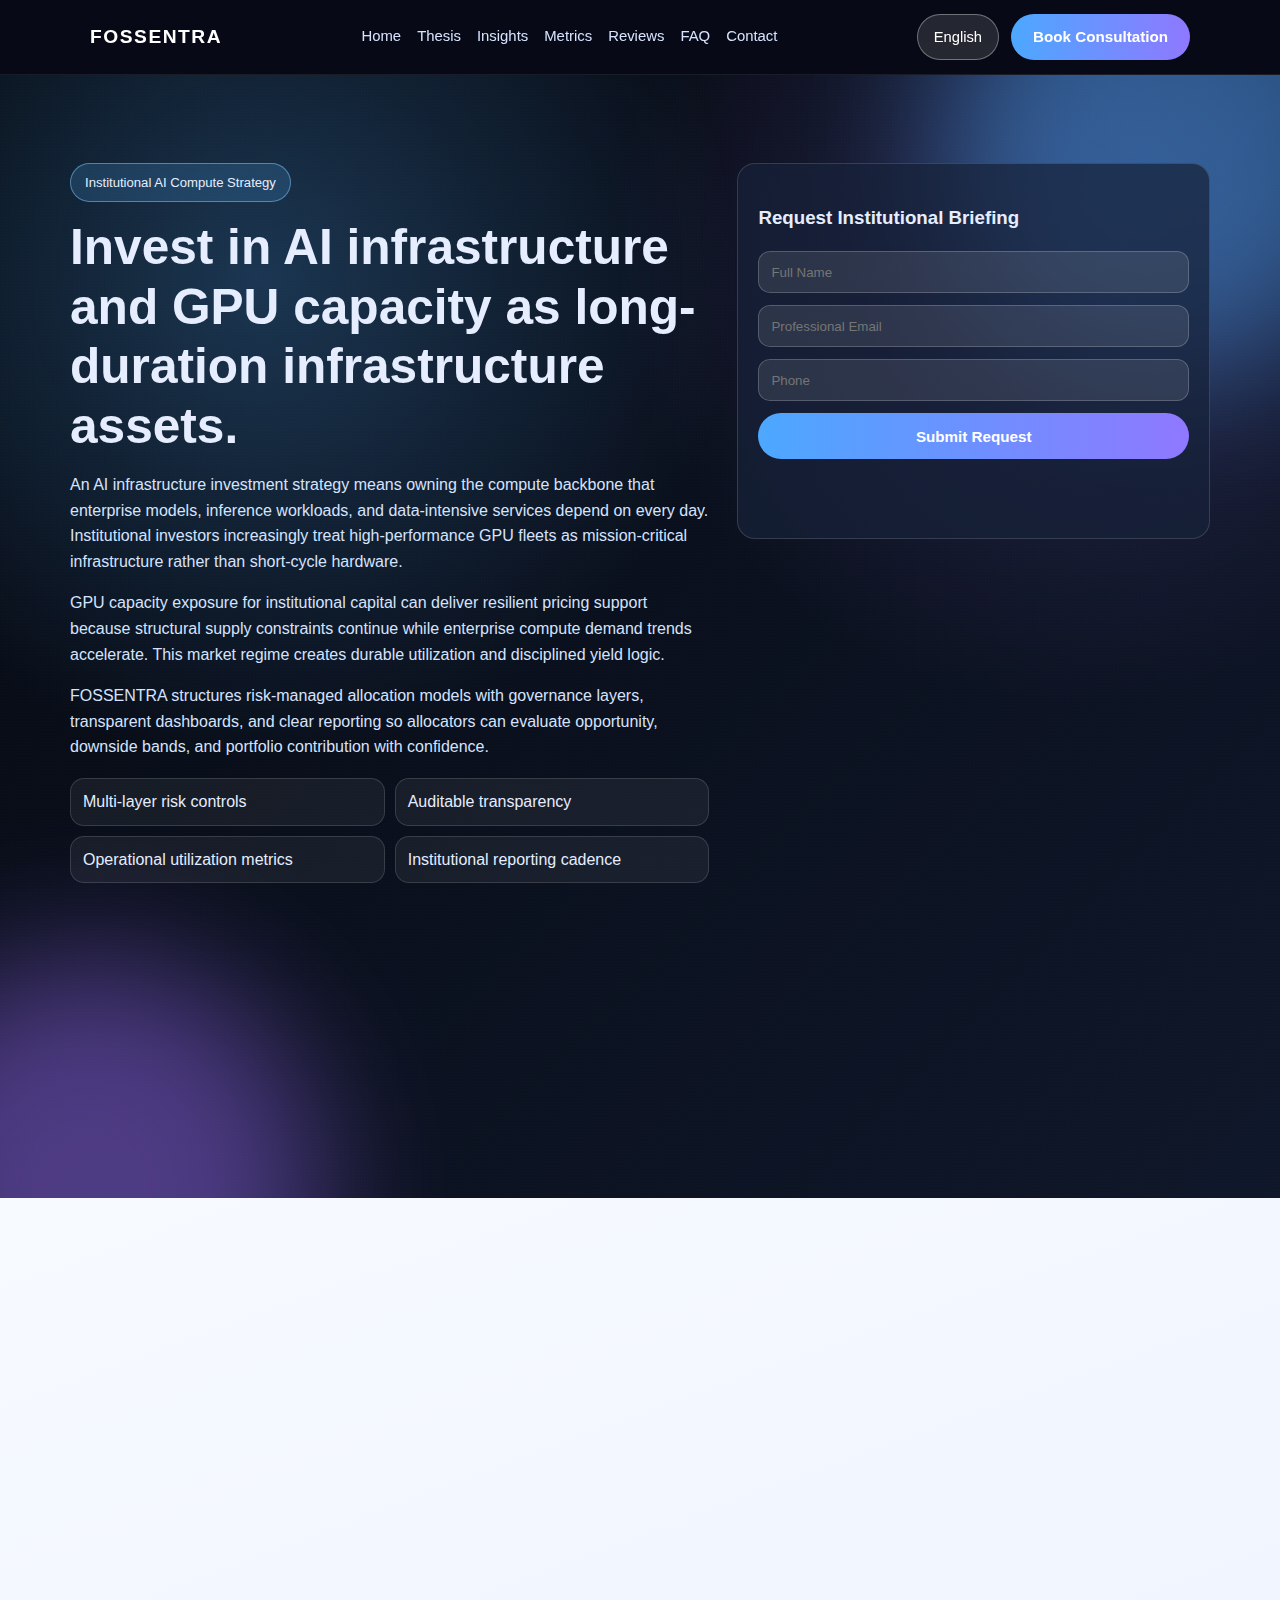
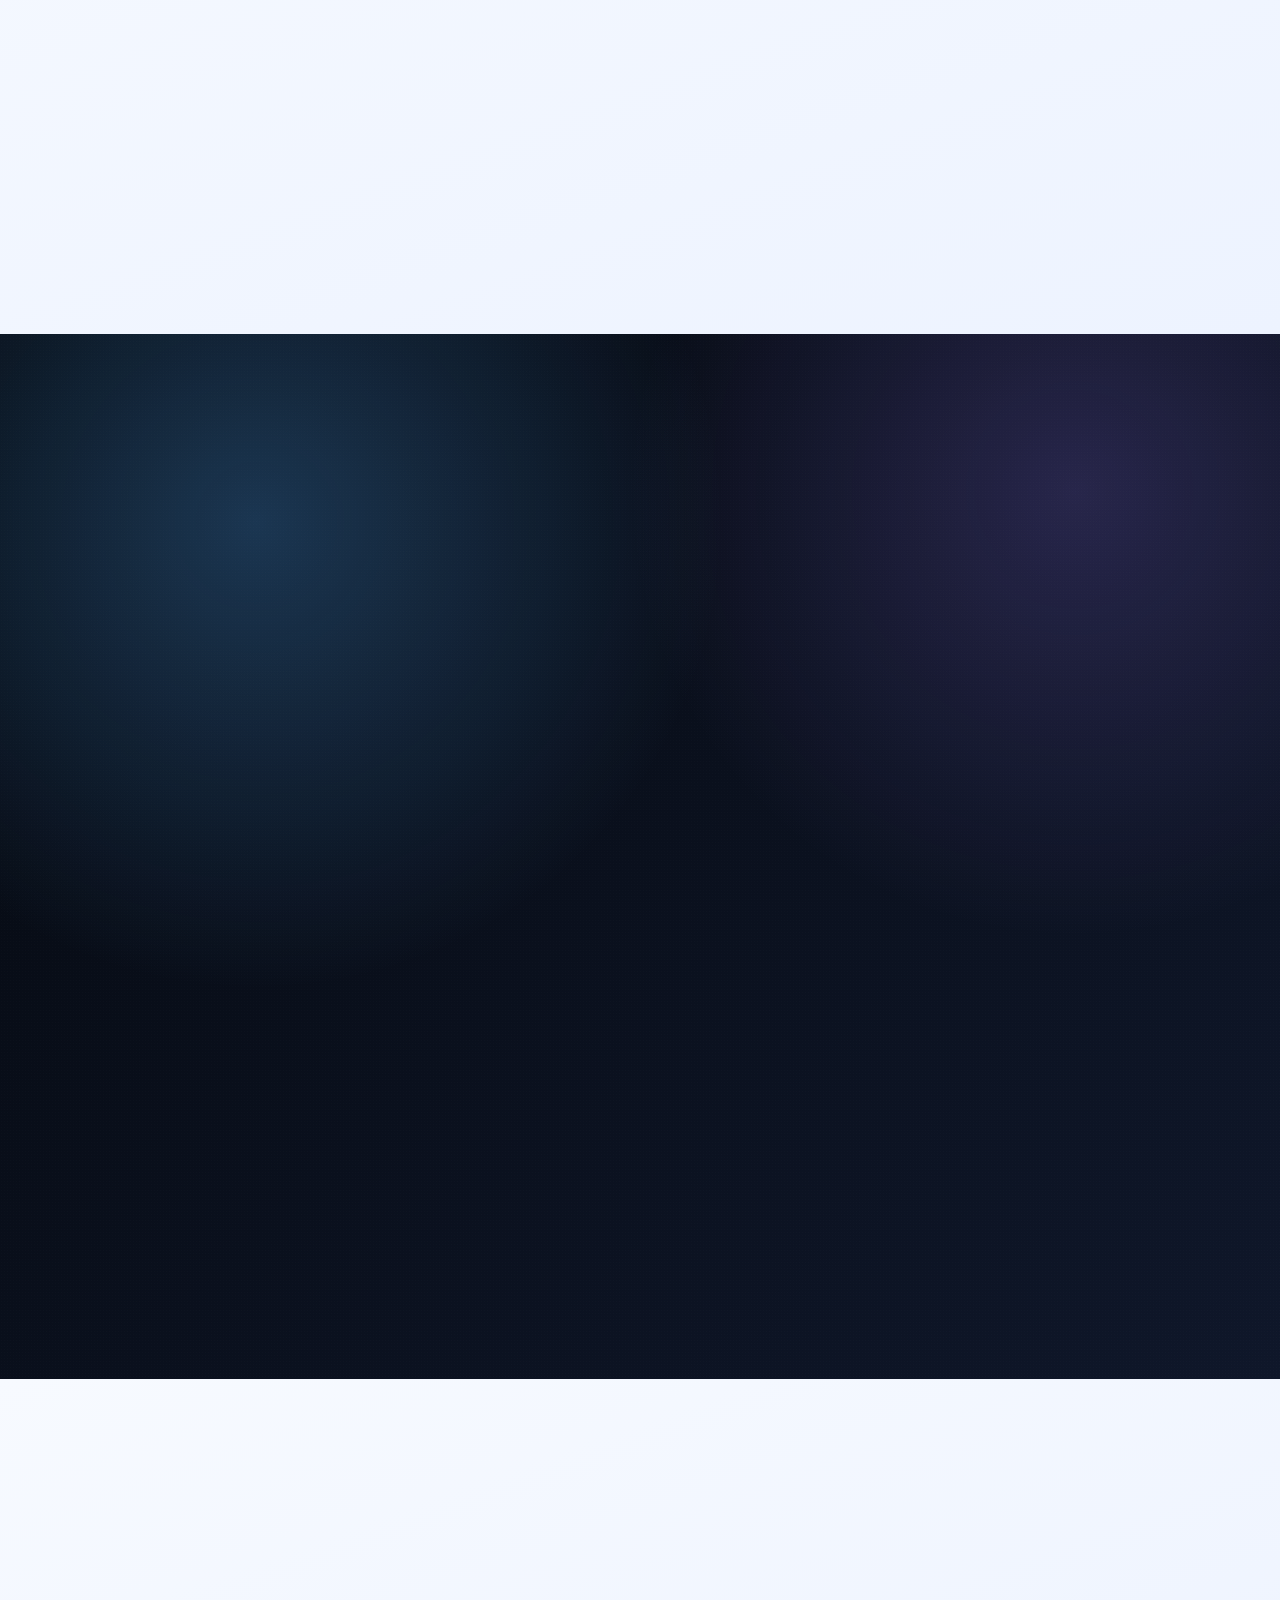
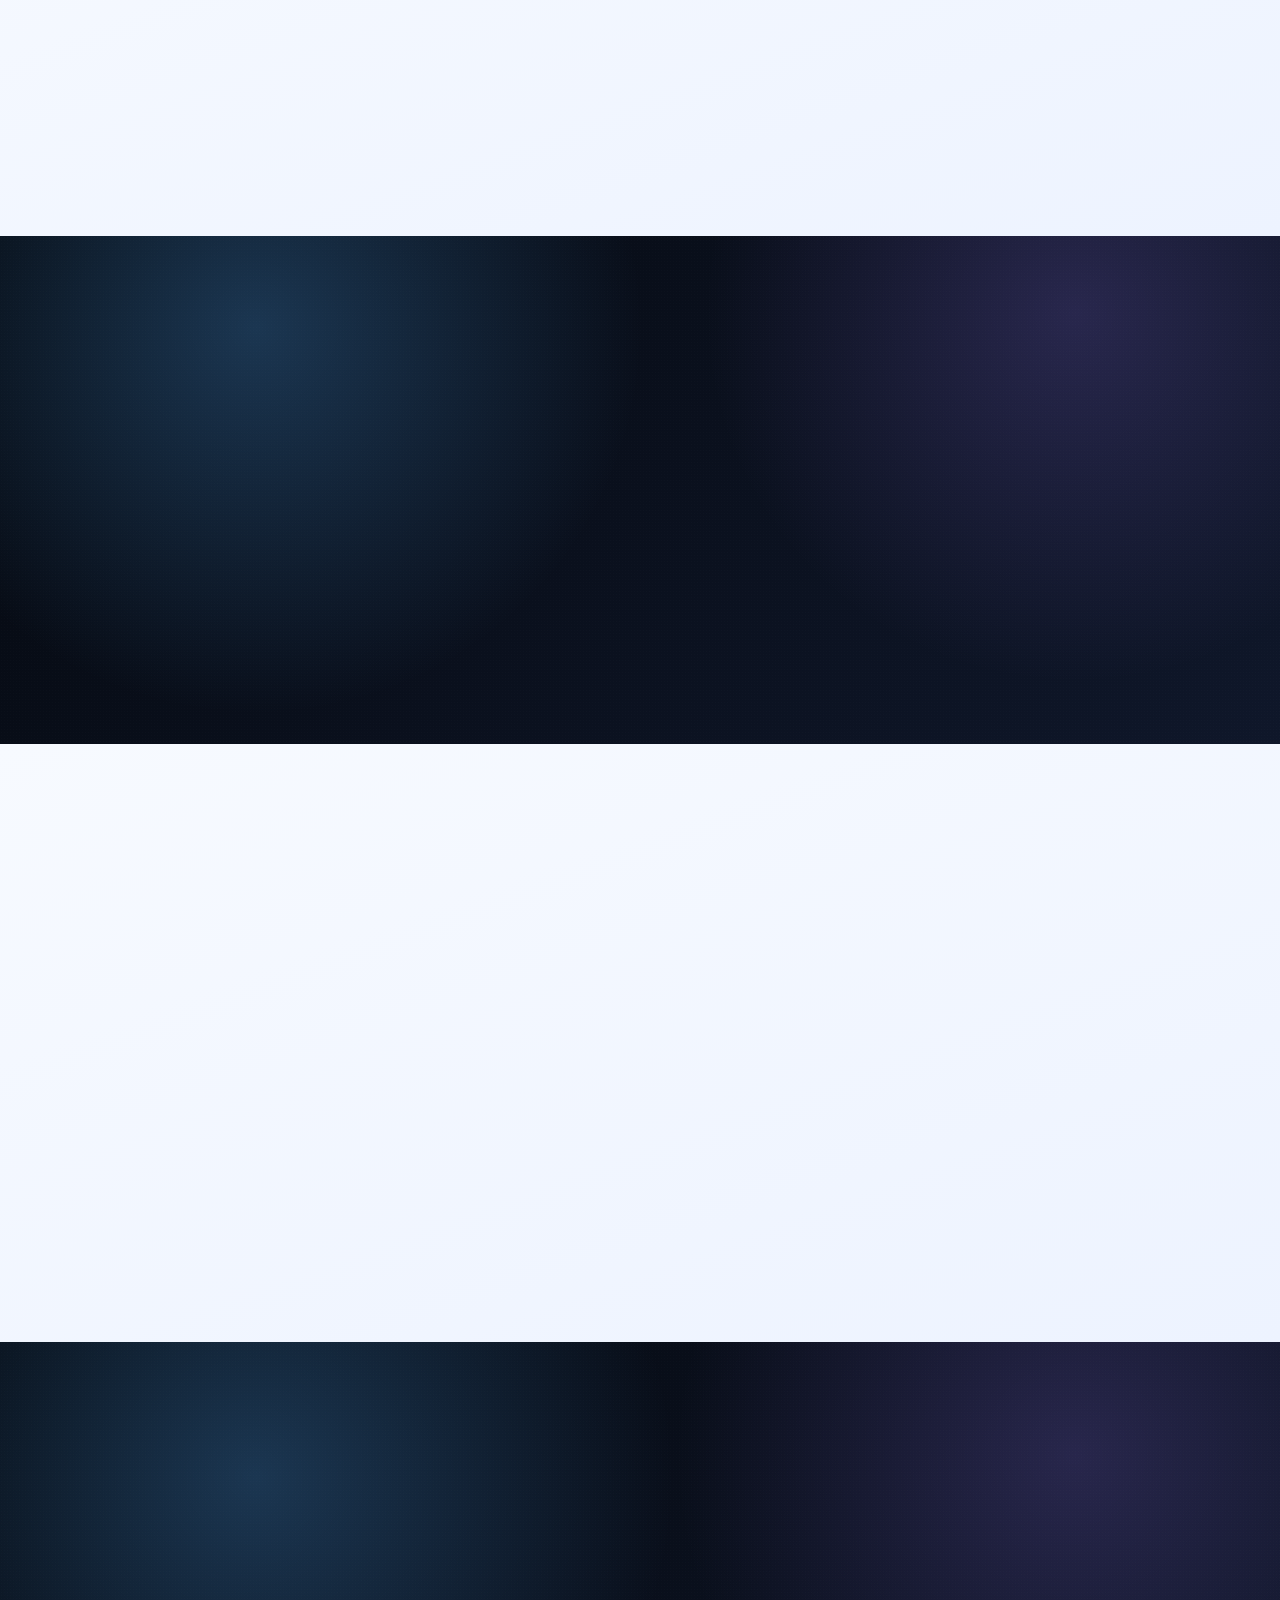
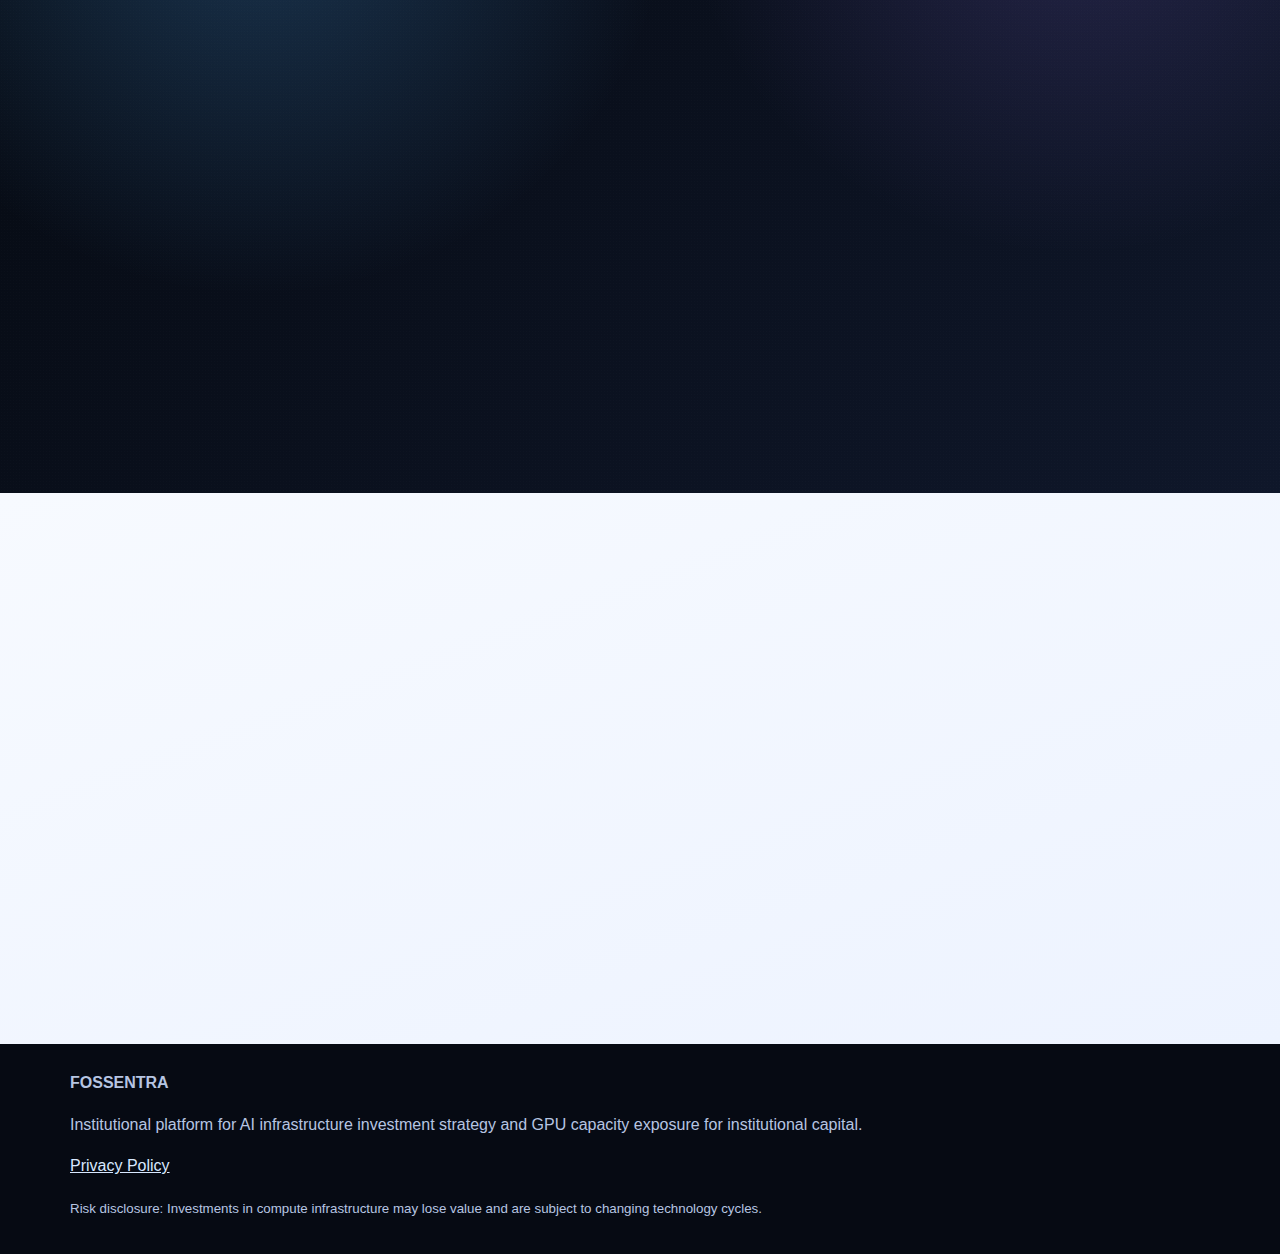
<file: index.html>
<!DOCTYPE html>
<html lang="en">
<head>
  <meta charset="UTF-8" />
  <meta name="viewport" content="width=device-width, initial-scale=1.0" />
  <meta name="description" content="FOSSENTRA delivers an AI infrastructure investment strategy with GPU capacity exposure for institutional capital through risk-managed allocation models and transparent reporting." />
  <title>FOSSENTRA | AI Infrastructure & GPU Capacity Investment</title>
  <link rel="stylesheet" href="assets/style.css" />
  <script defer src="assets/app.js"></script>
</head>
<body data-lang="en">
  <header>
    <div class="nav-row container">
      <a class="brand" href="#home">FOSSENTRA</a>
      <nav class="nav-links">
        <a href="#home">Home</a><a href="#thesis">Thesis</a><a href="#insights">Insights</a><a href="#metrics">Metrics</a><a href="#reviews">Reviews</a><a href="#faq">FAQ</a><a href="#contact">Contact</a>
      </nav>
      <div class="nav-actions">
        <div class="lang-switcher">
          <button class="lang-toggle" aria-expanded="false">English</button>
          <ul class="lang-menu"><li><a data-lang="en" href="#">English</a></li><li><a data-lang="de" href="#">Deutsch</a></li><li><a data-lang="fr" href="#">Français</a></li><li><a data-lang="es" href="#">Español</a></li><li><a data-lang="it" href="#">Italiano</a></li></ul>
        </div>
        <a class="cta-btn" href="#contact">Book Consultation</a>
      </div>
      <button class="burger-btn" aria-label="Open menu">☰</button>
    </div>
  </header>

  <div class="mobile-drawer"><div class="drawer-panel"><button class="drawer-close">✕</button><nav class="drawer-links"><a href="#home">Home</a><a href="#thesis">Thesis</a><a href="#insights">Insights</a><a href="#metrics">Metrics</a><a href="#reviews">Reviews</a><a href="#faq">FAQ</a><a href="#contact">Contact</a></nav><div class="lang-switcher"><button class="lang-toggle" aria-expanded="false">English</button><ul class="lang-menu"><li><a data-lang="en" href="#">English</a></li><li><a data-lang="de" href="#">Deutsch</a></li><li><a data-lang="fr" href="#">Français</a></li><li><a data-lang="es" href="#">Español</a></li><li><a data-lang="it" href="#">Italiano</a></li></ul></div><a class="cta-btn" href="#contact">Book Consultation</a></div></div>

  <main>
    <section id="home" class="section dark noise">
      <span class="stroke one"></span><span class="stroke two"></span>
      <div class="container hero-grid">
        <div class="reveal">
          <span class="badge">Institutional AI Compute Strategy</span>
          <h1>Invest in AI infrastructure and GPU capacity as long-duration infrastructure assets.</h1>
          <p class="lead">An AI infrastructure investment strategy means owning the compute backbone that enterprise models, inference workloads, and data-intensive services depend on every day. Institutional investors increasingly treat high-performance GPU fleets as mission-critical infrastructure rather than short-cycle hardware.</p>
          <p class="lead">GPU capacity exposure for institutional capital can deliver resilient pricing support because structural supply constraints continue while enterprise compute demand trends accelerate. This market regime creates durable utilization and disciplined yield logic.</p>
          <p class="lead">FOSSENTRA structures risk-managed allocation models with governance layers, transparent dashboards, and clear reporting so allocators can evaluate opportunity, downside bands, and portfolio contribution with confidence.</p>
          <ul class="trust-points">
            <li>Multi-layer risk controls</li><li>Auditable transparency</li><li>Operational utilization metrics</li><li>Institutional reporting cadence</li>
          </ul>
        </div>
        <div class="card reveal">
          <h3>Request Institutional Briefing</h3>
          <form class="lead-form form-grid" data-success="Request received. Our investment desk will contact you shortly." data-error="Please complete all fields with valid details.">
            <input name="name" placeholder="Full Name" required />
            <input name="email" type="email" placeholder="Professional Email" required />
            <input name="phone" placeholder="Phone" required />
            <button class="cta-btn" type="submit">Submit Request</button>
            <p class="form-message"></p>
          </form>
        </div>
      </div>
      <div class="container metrics-row">
        <article class="metric reveal"><strong data-counter-target="94" data-counter-suffix="%">0%</strong><p>Portfolio-level contracted utilization across core GPU clusters.</p></article>
        <article class="metric reveal"><strong data-counter-target="31" data-counter-suffix=" countries">0</strong><p>Cross-border institutional demand channels monitored by the platform.</p></article>
        <article class="metric reveal"><strong data-counter-target="42" data-counter-suffix=" months">0</strong><p>Average planning horizon for long-duration infrastructure assets.</p></article>
        <article class="metric reveal"><strong data-counter-target="18" data-counter-suffix=" governance KPIs">0</strong><p>Risk and operating controls tracked in monthly reporting.</p></article>
      </div>
    </section>

    <section id="thesis" class="section light noise">
      <div class="container">
        <h2 class="reveal">Why this market matters now</h2>
        <div class="grid-3">
          <article class="icon-card reveal"><div class="icon">📈</div><h3>Enterprise AI demand growth</h3><p>AI infrastructure investment strategy adoption is accelerating as enterprises shift mission workflows to model-driven operations.</p></article>
          <article class="icon-card reveal"><div class="icon">⛓️</div><h3>Structural GPU bottleneck</h3><p>Persistent supply constraints maintain scarcity and support premium contracts for dependable GPU capacity exposure.</p></article>
          <article class="icon-card reveal"><div class="icon">🏗️</div><h3>Compute as infrastructure asset</h3><p>Investors treat compute capacity like digital utilities with measurable utilization, contracted flows, and long-term relevance.</p></article>
          <article class="icon-card reveal"><div class="icon">⚡</div><h3>Energy efficiency moat</h3><p>Efficient architectures improve margin durability and strengthen risk-managed allocation models in volatile energy regimes.</p></article>
          <article class="icon-card reveal"><div class="icon">🌐</div><h3>Strategic data center deployment</h3><p>Geographic distribution supports resilience, compliance, and improved service-level consistency for institutional mandates.</p></article>
          <article class="icon-card reveal"><div class="icon">🔄</div><h3>Capital rotation into hardware</h3><p>Macro uncertainty pushes capital toward tangible, productive infrastructure with transparent metrics and governance.</p></article>
        </div>
      </div>
    </section>

    <section class="section dark noise">
      <div class="container">
        <h2 class="reveal">Allocation model</h2>
        <div class="timeline">
          <article class="timeline-step reveal"><h3>1. Market mapping & demand segmentation</h3><p>We model enterprise compute demand trends by workload, sector, and duration to estimate stable utilization corridors.</p></article>
          <article class="timeline-step reveal"><h3>2. Risk banding framework</h3><p>Assets are grouped by utilization certainty, pricing sensitivity, and operational concentration to define position-level risk bands.</p></article>
          <article class="timeline-step reveal"><h3>3. Allocation logic</h3><p>Capital is distributed across core and opportunistic GPU classes to maintain liquidity awareness while targeting yield consistency.</p></article>
          <article class="timeline-step reveal"><h3>4. Governance and monitoring</h3><p>Institutional risk control matrices monitor utilization variance, contract exposure, counterparties, and compliance signals.</p></article>
          <article class="timeline-step reveal"><h3>5. Reporting and rebalancing</h3><p>Monthly committees evaluate performance, downside regimes, and rebalancing triggers against long-duration policy objectives.</p></article>
        </div>
      </div>
    </section>

    <section id="metrics" class="section light noise">
      <div class="container">
        <h2 class="reveal">Live snapshot</h2>
        <div class="grid-3">
          <article class="snapshot-card reveal"><h3>H100/H200 class</h3><div class="bar"><div class="bar-fill" data-fill="92"></div></div><p><strong data-counter-target="92" data-counter-suffix="%">0%</strong> utilization reflects premium AI training demand and persistent scarcity pricing.</p></article>
          <article class="snapshot-card reveal"><h3>L40S/Ada class</h3><div class="bar"><div class="bar-fill" data-fill="87"></div></div><p><strong data-counter-target="87" data-counter-suffix="%">0%</strong> sustained deployment in inference-heavy enterprise stacks.</p></article>
          <article class="snapshot-card reveal"><h3>A100 class</h3><div class="bar"><div class="bar-fill" data-fill="79"></div></div><p><strong data-counter-target="79" data-counter-suffix="%">0%</strong> usage in mixed training and migration workloads.</p></article>
        </div>
      </div>
    </section>

    <section id="insights" class="section dark noise">
      <div class="container">
        <h2 class="reveal">Investor insights</h2>
        <div class="grid-4">
          <article class="insight reveal"><h3>AI compute demand doubling by 2028</h3><p>Forecast curves suggest continued expansion in enterprise model training and inference cycles.</p></article>
          <article class="insight reveal"><h3>GPU scarcity pricing power explained</h3><p>Supply bottlenecks support contract terms that protect return profiles under disciplined underwriting.</p></article>
          <article class="insight reveal"><h3>Institutional risk control matrix</h3><p>We tie governance metrics to operational realities to keep investment decisions evidence-led.</p></article>
          <article class="insight reveal"><h3>Energy cost optimization in clusters</h3><p>Energy-aware orchestration lowers volatility and supports long-term operating margins.</p></article>
        </div>
      </div>
    </section>

    <section id="reviews" class="section light noise"><div class="container"><h2 class="reveal">Investor reviews</h2><div class="grid-4"><article class="review reveal"><span class="initials">AL</span><h3>Alex Leone</h3><p>CIO, Milan</p><p class="verified">VERIFIED</p><p>“The transparency and monthly reporting cycle gave our committee clarity on GPU capacity exposure.”</p></article><article class="review reveal"><span class="initials">MR</span><h3>Marta Ruiz</h3><p>Portfolio Director, Madrid</p><p class="verified">VERIFIED</p><p>“FOSSENTRA translates technical AI infrastructure risk into an allocation language institutions understand.”</p></article><article class="review reveal"><span class="initials">JD</span><h3>Jonas Drexler</h3><p>Head of Alternatives, Berlin</p><p class="verified">VERIFIED</p><p>“Their risk-managed allocation models helped us define clear downside thresholds.”</p></article><article class="review reveal"><span class="initials">SC</span><h3>Sophie Clarke</h3><p>Managing Partner, London</p><p class="verified">VERIFIED</p><p>“A credible strategy for long-duration infrastructure assets tied to enterprise compute demand trends.”</p></article></div></div></section>

    <section id="faq" class="section dark noise"><div class="container"><h2 class="reveal">Frequently asked questions</h2><div class="faq-list">
      <article class="faq-item reveal"><button aria-expanded="false">How is liquidity managed in a GPU-focused strategy?</button><p>Liquidity planning combines contract duration ladders, reserve buffers, and staged deployment windows.</p></article>
      <article class="faq-item reveal"><button aria-expanded="false">Which risk regimes are stress tested?</button><p>We test utilization shocks, energy spikes, counterparty concentration, and hardware repricing scenarios.</p></article>
      <article class="faq-item reveal"><button aria-expanded="false">How often are metrics reported?</button><p>Core utilization, yield drivers, governance KPIs, and incident logs are issued in monthly institutional reports.</p></article>
      <article class="faq-item reveal"><button aria-expanded="false">How do you address governance requirements?</button><p>Our framework includes policy controls, approval workflows, audit trails, and role-based accountability.</p></article>
      <article class="faq-item reveal"><button aria-expanded="false">What defines the allocation model?</button><p>Position sizing reflects risk banding, expected utilization quality, and portfolio diversification mandates.</p></article>
      <article class="faq-item reveal"><button aria-expanded="false">How is pricing power sustained?</button><p>Scarcity in high-performance GPU classes and long-term demand from enterprise clients support pricing resilience.</p></article>
      <article class="faq-item reveal"><button aria-expanded="false">Do you track energy and carbon factors?</button><p>Yes, efficiency KPIs and region-level energy profiles are integrated into underwriting and monitoring.</p></article>
      <article class="faq-item reveal"><button aria-expanded="false">Who is this strategy for?</button><p>Primarily institutional investors seeking transparent exposure to AI infrastructure and compute-driven yield.</p></article>
    </div></div></section>

    <section id="contact" class="section light noise"><div class="container hero-grid"><div class="reveal"><h2>Position your portfolio for the AI compute cycle</h2><p>Secure a partner that connects enterprise compute demand trends with disciplined execution, transparent governance, and institutional-grade reporting. We help allocators enter GPU capacity markets with confidence, clarity, and risk discipline.</p><p><small>Disclaimer: AI and GPU infrastructure investments involve operational, market, regulatory, and liquidity risks. Past performance does not guarantee future outcomes.</small></p></div><div class="card reveal"><h3>Book your consultation</h3><form class="lead-form form-grid" data-success="Thank you. We will contact you with next steps." data-error="Please provide valid name, professional email, and phone number."><input name="name" placeholder="Full Name" required /><input name="email" type="email" placeholder="Professional Email" required /><input name="phone" placeholder="Phone" required /><button class="cta-btn" type="submit">Submit Request</button><p class="form-message"></p></form></div></div></section>
  </main>

  <footer><div class="container"><strong>FOSSENTRA</strong><p>Institutional platform for AI infrastructure investment strategy and GPU capacity exposure for institutional capital.</p><p><a href="#" class="privacy-open">Privacy Policy</a></p><small>Risk disclosure: Investments in compute infrastructure may lose value and are subject to changing technology cycles.</small></div></footer>

  <div class="privacy-modal"><div class="modal-box"><div class="modal-header"><h3>Privacy Policy</h3><button class="privacy-close">✕</button></div><div class="modal-body"><h4>Data collection</h4><p>We collect contact details, institutional profile information, communication records, and website interaction metadata submitted through forms and analytics tools.</p><h4>Purpose & legal basis</h4><p>Processing supports lead qualification, investor communication, regulatory compliance, and service improvement under legitimate interest, consent, and contractual necessity where applicable.</p><h4>Cookies & tracking</h4><p>We use essential and analytical cookies to measure engagement, improve content relevance, and monitor performance. You may adjust browser controls to limit tracking.</p><h4>Sharing with third parties</h4><p>Data may be shared with vetted service providers for hosting, CRM, compliance, and analytics under contractual safeguards and confidentiality obligations.</p><h4>Retention</h4><p>Information is retained for the period required to fulfill communication, compliance, and record-keeping requirements, then securely deleted or anonymized.</p><h4>Security</h4><p>We apply access controls, encryption in transit, audit logs, and periodic security reviews to protect data from unauthorized access, misuse, or loss.</p><h4>User rights</h4><p>Depending on your jurisdiction, you may request access, correction, deletion, portability, objection, or restriction of processing by contacting our team.</p><h4>International transfers</h4><p>Where cross-border transfer occurs, we rely on lawful transfer mechanisms and security standards designed to preserve your rights and data integrity.</p><h4>GPU/AI investment risk disclosure</h4><p>Content is for informational purposes only and does not constitute investment advice or an offer. AI and GPU infrastructure markets include technology, pricing, operational, governance, and liquidity risks. Institutional investors should perform independent due diligence and review legal, tax, and regulatory considerations before allocating capital.</p></div><div class="modal-actions"><button class="cta-btn privacy-close">Close</button></div></div></div>
</body>
</html>
</file>
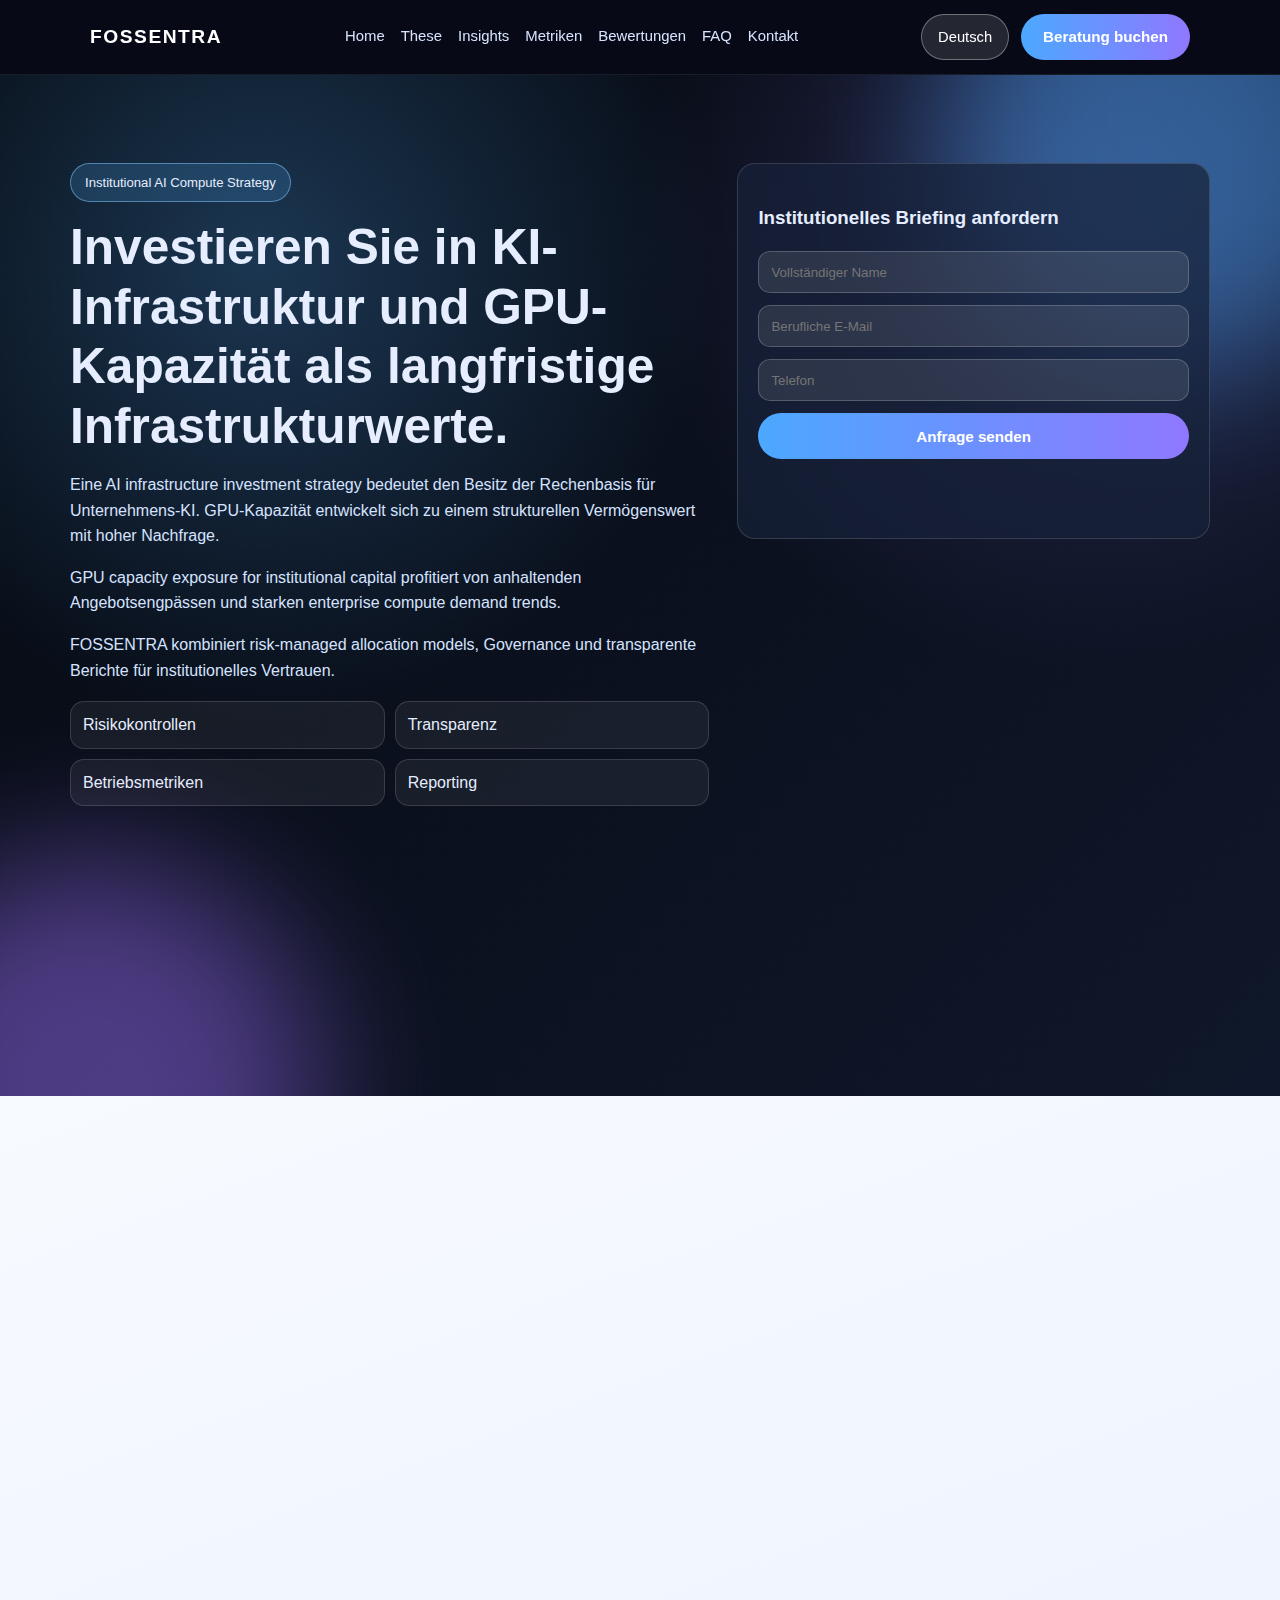
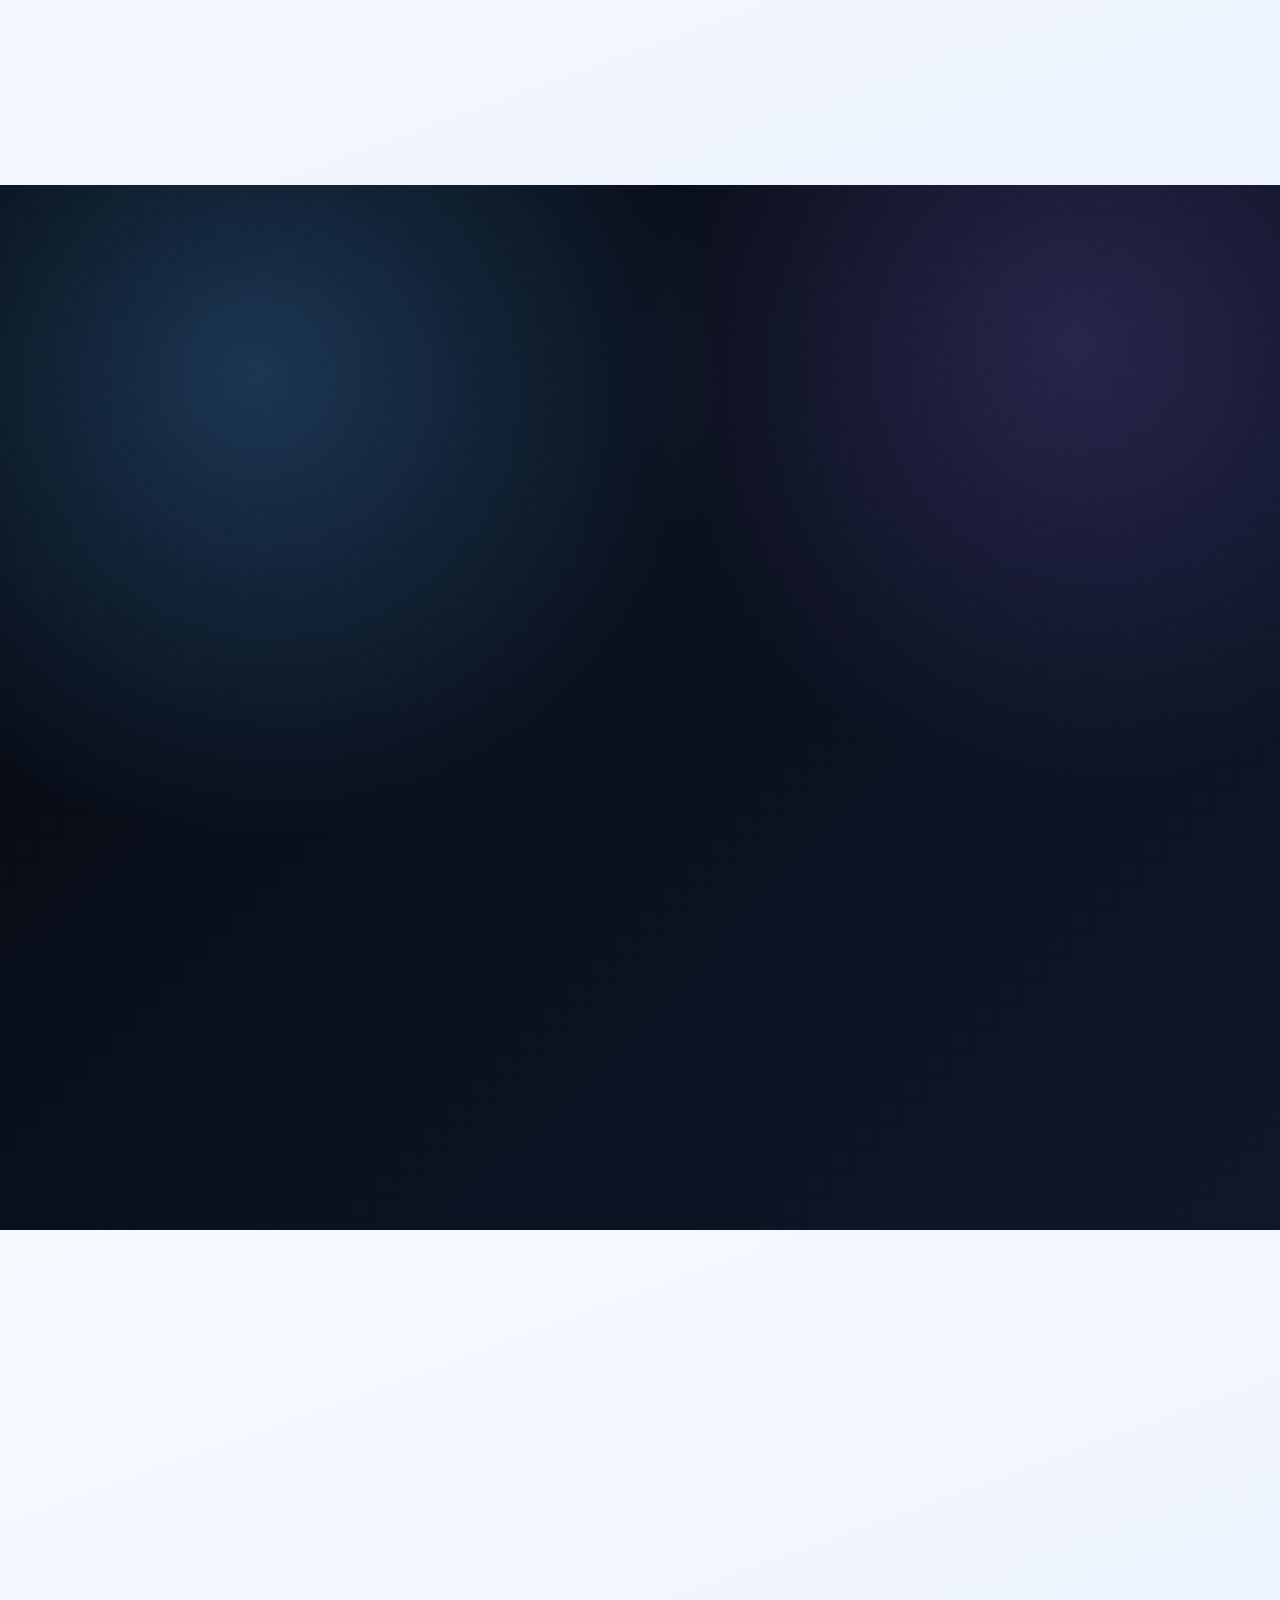
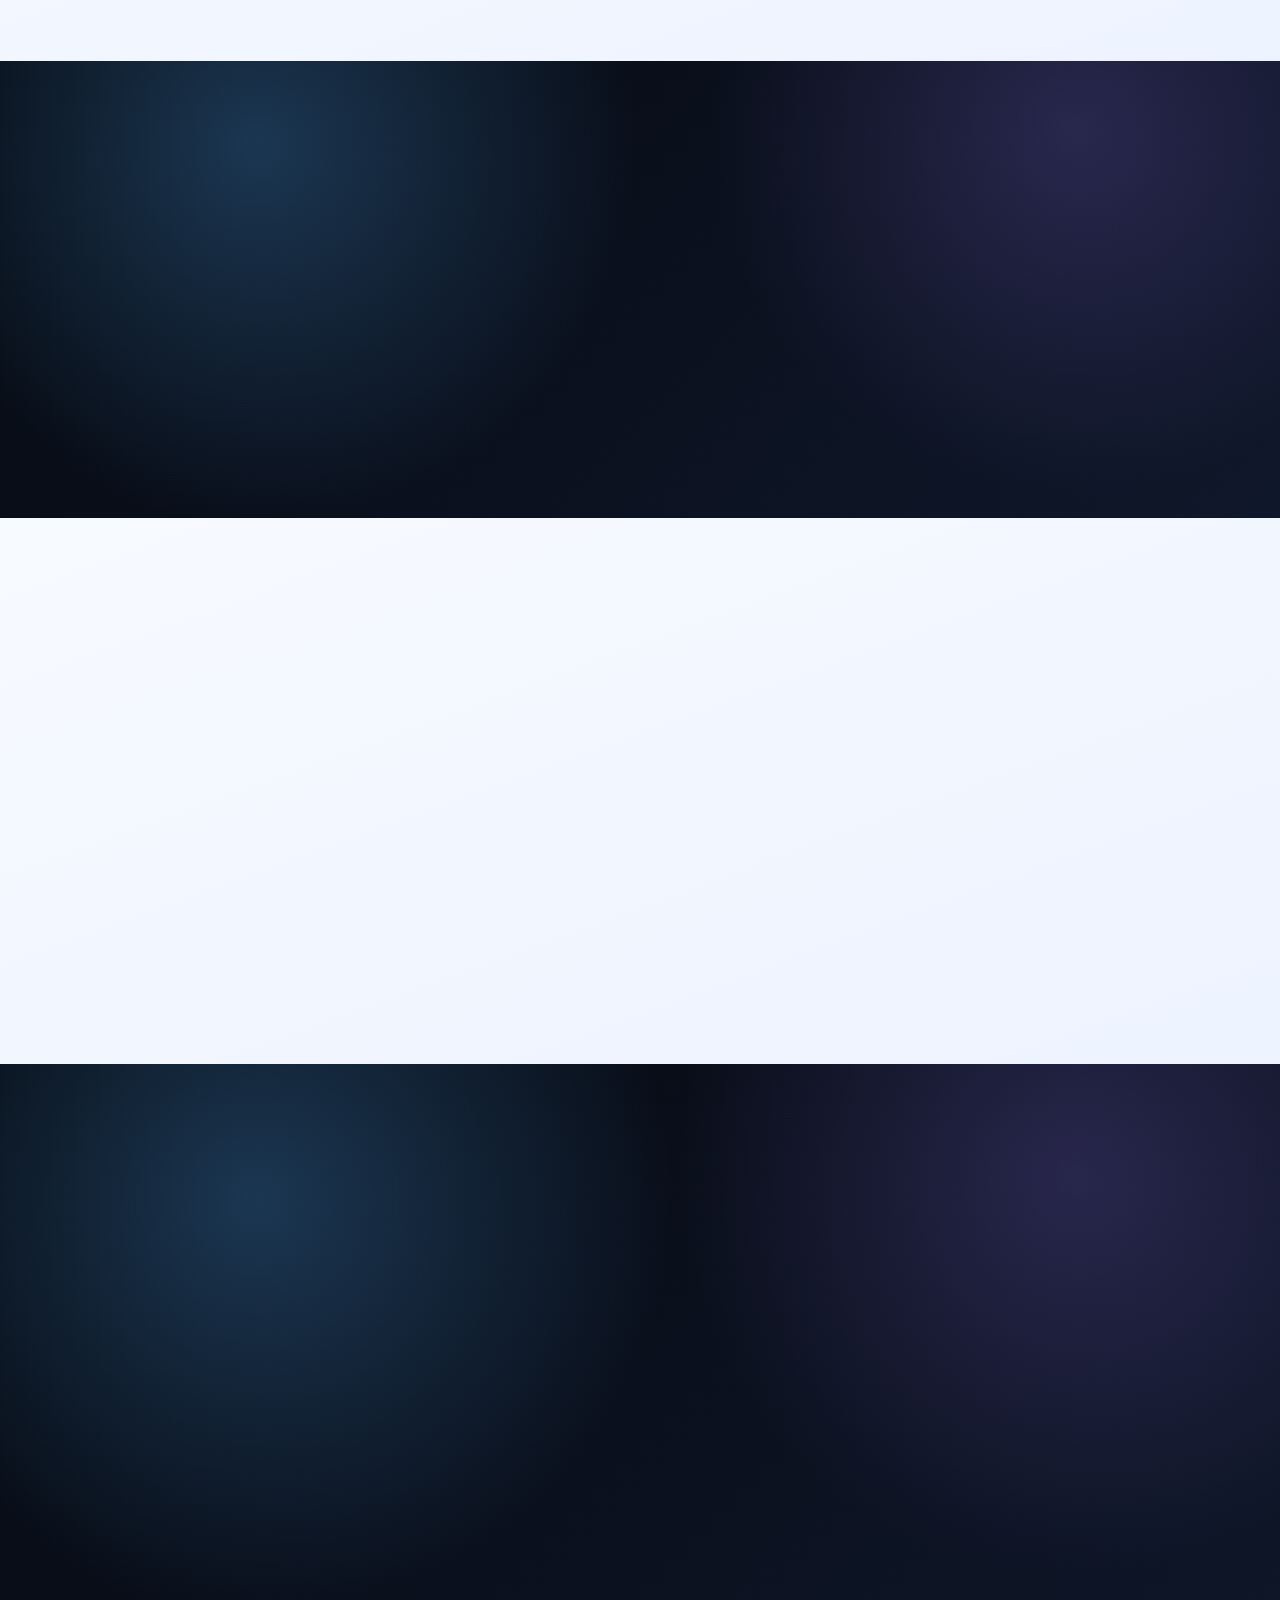
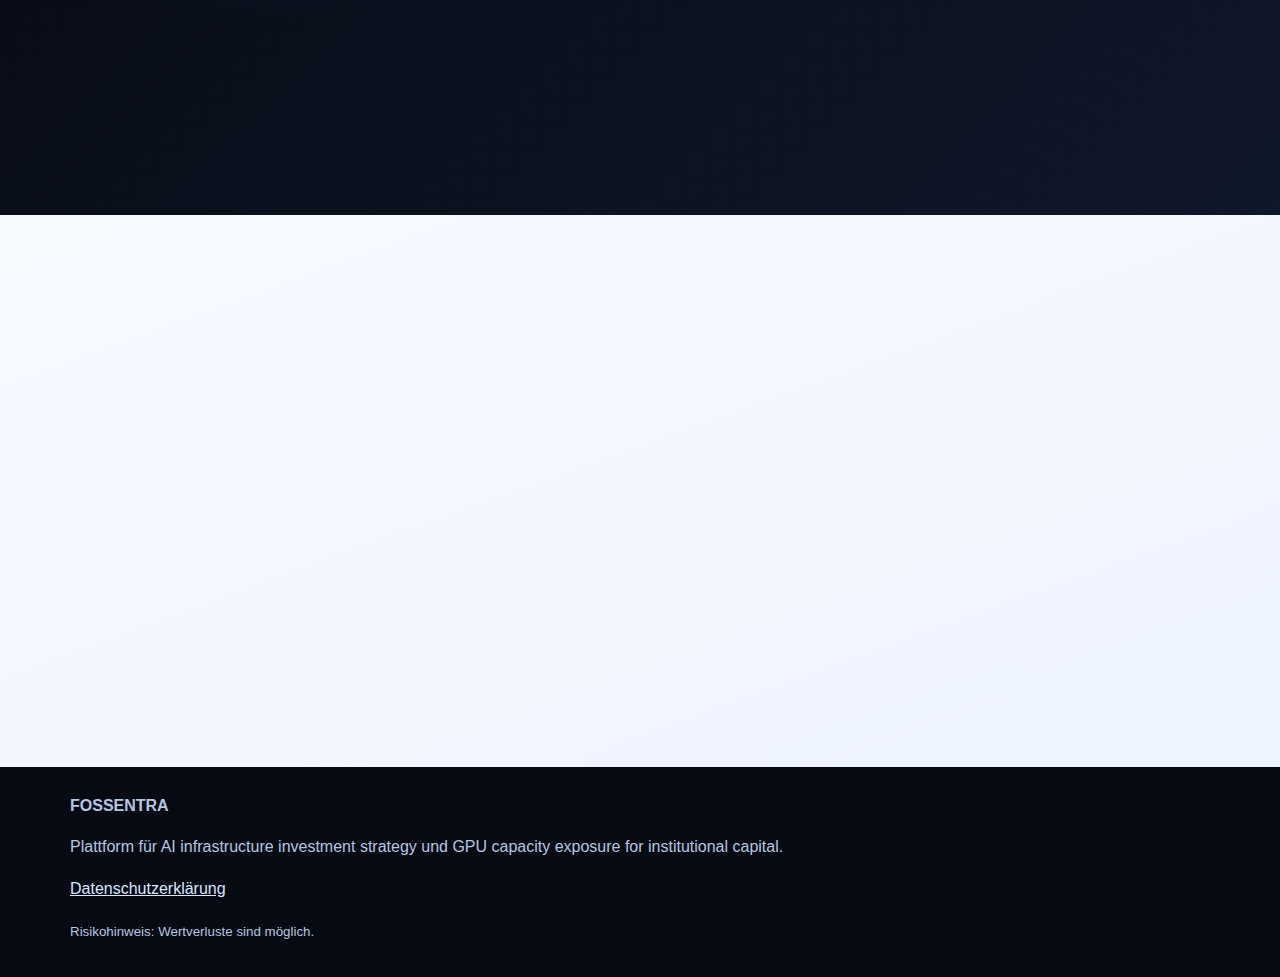
<file: de/index.html>
<!DOCTYPE html><html lang="de"><head><meta charset="UTF-8"/><meta name="viewport" content="width=device-width, initial-scale=1.0"/><meta name="description" content="FOSSENTRA bietet eine AI infrastructure investment strategy mit GPU capacity exposure for institutional capital und risk-managed allocation models."/><title>FOSSENTRA | KI-Infrastruktur & GPU-Kapazität</title><link rel="stylesheet" href="../assets/style.css"/><script defer src="../assets/app.js"></script></head>
<body data-lang="de"><header><div class="nav-row container"><a class="brand" href="#home">FOSSENTRA</a><nav class="nav-links"><a href="#home">Home</a><a href="#thesis">These</a><a href="#insights">Insights</a><a href="#metrics">Metriken</a><a href="#reviews">Bewertungen</a><a href="#faq">FAQ</a><a href="#contact">Kontakt</a></nav><div class="nav-actions"><div class="lang-switcher"><button class="lang-toggle" aria-expanded="false">Deutsch</button><ul class="lang-menu"><li><a data-lang="en" href="#">English</a></li><li><a data-lang="de" href="#">Deutsch</a></li><li><a data-lang="fr" href="#">Français</a></li><li><a data-lang="es" href="#">Español</a></li><li><a data-lang="it" href="#">Italiano</a></li></ul></div><a class="cta-btn" href="#contact">Beratung buchen</a></div><button class="burger-btn">☰</button></div></header>
<div class="mobile-drawer"><div class="drawer-panel"><button class="drawer-close">✕</button><nav class="drawer-links"><a href="#home">Home</a><a href="#thesis">These</a><a href="#insights">Insights</a><a href="#metrics">Metriken</a><a href="#reviews">Bewertungen</a><a href="#faq">FAQ</a><a href="#contact">Kontakt</a></nav><div class="lang-switcher"><button class="lang-toggle" aria-expanded="false">Deutsch</button><ul class="lang-menu"><li><a data-lang="en" href="#">English</a></li><li><a data-lang="de" href="#">Deutsch</a></li><li><a data-lang="fr" href="#">Français</a></li><li><a data-lang="es" href="#">Español</a></li><li><a data-lang="it" href="#">Italiano</a></li></ul></div><a class="cta-btn" href="#contact">Beratung buchen</a></div></div>
<main><section id="home" class="section dark noise"><span class="stroke one"></span><span class="stroke two"></span><div class="container hero-grid"><div class="reveal"><span class="badge">Institutional AI Compute Strategy</span><h1>Investieren Sie in KI-Infrastruktur und GPU-Kapazität als langfristige Infrastrukturwerte.</h1><p class="lead">Eine AI infrastructure investment strategy bedeutet den Besitz der Rechenbasis für Unternehmens-KI. GPU-Kapazität entwickelt sich zu einem strukturellen Vermögenswert mit hoher Nachfrage.</p><p class="lead">GPU capacity exposure for institutional capital profitiert von anhaltenden Angebotsengpässen und starken enterprise compute demand trends.</p><p class="lead">FOSSENTRA kombiniert risk-managed allocation models, Governance und transparente Berichte für institutionelles Vertrauen.</p><ul class="trust-points"><li>Risikokontrollen</li><li>Transparenz</li><li>Betriebsmetriken</li><li>Reporting</li></ul></div><div class="card reveal"><h3>Institutionelles Briefing anfordern</h3><form class="lead-form form-grid" data-success="Danke. Unser Team meldet sich zeitnah." data-error="Bitte alle Felder korrekt ausfüllen."><input name="name" placeholder="Vollständiger Name" required/><input name="email" type="email" placeholder="Berufliche E-Mail" required/><input name="phone" placeholder="Telefon" required/><button class="cta-btn" type="submit">Anfrage senden</button><p class="form-message"></p></form></div></div><div class="container metrics-row"><article class="metric reveal"><strong data-counter-target="94" data-counter-suffix="%">0%</strong><p>Vertraglich gebundene Auslastung.</p></article><article class="metric reveal"><strong data-counter-target="31" data-counter-suffix=" Länder">0</strong><p>Internationale Nachfragekanäle.</p></article><article class="metric reveal"><strong data-counter-target="42" data-counter-suffix=" Monate">0</strong><p>Planungshorizont für long-duration infrastructure assets.</p></article><article class="metric reveal"><strong data-counter-target="18" data-counter-suffix=" KPIs">0</strong><p>Governance- und Risikokennzahlen.</p></article></div></section>
<section id="thesis" class="section light noise"><div class="container"><h2 class="reveal">Warum dieser Markt</h2><div class="grid-3"><article class="icon-card reveal"><div class="icon">📈</div><h3>Wachstum der Unternehmens-KI</h3><p>Starke Einführung von KI in Kernprozesse.</p></article><article class="icon-card reveal"><div class="icon">⛓️</div><h3>Struktureller GPU-Engpass</h3><p>Knappheit stützt Preise und Vertragsqualität.</p></article><article class="icon-card reveal"><div class="icon">🏗️</div><h3>Compute als Infrastruktur</h3><p>Messbare Auslastung und nachhaltige Cashflow-Profile.</p></article><article class="icon-card reveal"><div class="icon">⚡</div><h3>Energieeffizienz als Burggraben</h3><p>Effizienz senkt Volatilität und verbessert Renditequalität.</p></article><article class="icon-card reveal"><div class="icon">🌐</div><h3>Strategische Rechenzentrums-Standorte</h3><p>Geografische Diversifikation stärkt Resilienz.</p></article><article class="icon-card reveal"><div class="icon">🔄</div><h3>Kapitalrotation in Hardware</h3><p>Institutionen suchen produktive reale Assets.</p></article></div></div></section>
<section class="section dark noise"><div class="container"><h2 class="reveal">Allokationsmodell</h2><div class="timeline"><article class="timeline-step reveal"><h3>1. Nachfragemapping</h3><p>Segmentierung nach Sektor und Workload.</p></article><article class="timeline-step reveal"><h3>2. Risk Banding</h3><p>Einstufung nach Auslastungs- und Preisrisiko.</p></article><article class="timeline-step reveal"><h3>3. Allokationslogik</h3><p>Kern- und Opportunitätsbausteine im Gleichgewicht.</p></article><article class="timeline-step reveal"><h3>4. Governance</h3><p>Kontrollmatrix für Betrieb, Vertragspartner und Compliance.</p></article><article class="timeline-step reveal"><h3>5. Rebalancing</h3><p>Monatliche Anpassung an Risikoregime.</p></article></div></div></section>
<section id="metrics" class="section light noise"><div class="container"><h2 class="reveal">Live Snapshot</h2><div class="grid-3"><article class="snapshot-card reveal"><h3>H100/H200</h3><div class="bar"><div class="bar-fill" data-fill="92"></div></div><p><strong data-counter-target="92" data-counter-suffix="%">0%</strong> Auslastung.</p></article><article class="snapshot-card reveal"><h3>L40S/Ada</h3><div class="bar"><div class="bar-fill" data-fill="87"></div></div><p><strong data-counter-target="87" data-counter-suffix="%">0%</strong> inferenzlastige Nutzung.</p></article><article class="snapshot-card reveal"><h3>A100</h3><div class="bar"><div class="bar-fill" data-fill="79"></div></div><p><strong data-counter-target="79" data-counter-suffix="%">0%</strong> gemischte Workloads.</p></article></div></div></section>
<section id="insights" class="section dark noise"><div class="container"><h2 class="reveal">Investor Insights</h2><div class="grid-4"><article class="insight reveal"><h3>AI compute demand doubling by 2028</h3><p>Wachstum durch Training und Inferenz.</p></article><article class="insight reveal"><h3>GPU scarcity pricing power explained</h3><p>Knappheit unterstützt Preisstabilität.</p></article><article class="insight reveal"><h3>Institutional risk control matrix</h3><p>Messbare Governance für Ausschüsse.</p></article><article class="insight reveal"><h3>Energy cost optimization in GPU clusters</h3><p>Aktive Optimierung verbessert Margen.</p></article></div></div></section>
<section id="reviews" class="section light noise"><div class="container"><h2 class="reveal">Bewertungen</h2><div class="grid-4"><article class="review reveal"><span class="initials">AL</span><h3>Alex Leone</h3><p>CIO, Mailand</p><p class="verified">VERIFIED</p><p>„Hohe Transparenz für unser Investmentkomitee.“</p></article><article class="review reveal"><span class="initials">MR</span><h3>Marta Ruiz</h3><p>Portfolio Director, Madrid</p><p class="verified">VERIFIED</p><p>„Technische Risiken werden investierbar erklärt.“</p></article><article class="review reveal"><span class="initials">JD</span><h3>Jonas Drexler</h3><p>Head of Alternatives, Berlin</p><p class="verified">VERIFIED</p><p>„Klare Risikobänder und saubere Umsetzung.“</p></article><article class="review reveal"><span class="initials">SC</span><h3>Sophie Clarke</h3><p>Managing Partner, London</p><p class="verified">VERIFIED</p><p>„Überzeugender Zugang zu GPU-Infrastruktur.“</p></article></div></div></section>
<section id="faq" class="section dark noise"><div class="container"><h2 class="reveal">FAQ</h2><div class="faq-list"><article class="faq-item reveal"><button aria-expanded="false">Wie wird Liquidität gesteuert?</button><p>Über Laufzeitenleiter, Reserven und gestufte Deployments.</p></article><article class="faq-item reveal"><button aria-expanded="false">Welche Risiken werden getestet?</button><p>Auslastung, Energiepreise, Gegenparteien, Repricing.</p></article><article class="faq-item reveal"><button aria-expanded="false">Wie häufig berichten Sie?</button><p>Monatlich mit KPIs und Governance-Daten.</p></article><article class="faq-item reveal"><button aria-expanded="false">Wie funktioniert Governance?</button><p>Mit Audit Trails, Rollen und Freigaben.</p></article><article class="faq-item reveal"><button aria-expanded="false">Woraus besteht das Modell?</button><p>Risk Banding plus Diversifikation.</p></article><article class="faq-item reveal"><button aria-expanded="false">Was stützt Pricing Power?</button><p>Knappheit und langfristige Nachfrage.</p></article><article class="faq-item reveal"><button aria-expanded="false">Berücksichtigen Sie Energie?</button><p>Ja, Energieprofile fließen in die Steuerung ein.</p></article><article class="faq-item reveal"><button aria-expanded="false">Für wen ist die Strategie?</button><p>Für institutionelle Investoren mit Fokus auf Transparenz.</p></article></div></div></section>
<section id="contact" class="section light noise"><div class="container hero-grid"><div class="reveal"><h2>Positionieren Sie Ihr Portfolio für den KI-Compute-Zyklus</h2><p>FOSSENTRA verbindet enterprise compute demand trends mit Governance, Reporting und disziplinierter Umsetzung.</p><p><small>Hinweis: Investitionen in KI/GPU-Infrastruktur unterliegen Markt-, Betriebs- und Liquiditätsrisiken.</small></p></div><div class="card reveal"><h3>Beratung buchen</h3><form class="lead-form form-grid" data-success="Danke. Wir melden uns mit den nächsten Schritten." data-error="Bitte gültige Kontaktdaten eingeben."><input name="name" placeholder="Vollständiger Name" required/><input name="email" type="email" placeholder="Berufliche E-Mail" required/><input name="phone" placeholder="Telefon" required/><button class="cta-btn" type="submit">Anfrage senden</button><p class="form-message"></p></form></div></div></section></main>
<footer><div class="container"><strong>FOSSENTRA</strong><p>Plattform für AI infrastructure investment strategy und GPU capacity exposure for institutional capital.</p><p><a href="#" class="privacy-open">Datenschutzerklärung</a></p><small>Risikohinweis: Wertverluste sind möglich.</small></div></footer>
<div class="privacy-modal"><div class="modal-box"><div class="modal-header"><h3>Datenschutzerklärung</h3><button class="privacy-close">✕</button></div><div class="modal-body"><h4>Datenerhebung</h4><p>Wir verarbeiten Kontaktdaten, institutionelle Profildaten, Kommunikationsinhalte und Nutzungsmetadaten.</p><h4>Zweck & Rechtsgrundlage</h4><p>Verarbeitung erfolgt für Lead-Qualifizierung, Kommunikation, Compliance und Serviceverbesserung auf Basis Einwilligung, berechtigtem Interesse oder Vertrag.</p><h4>Cookies & Tracking</h4><p>Essenzielle und analytische Cookies helfen bei Leistungsmessung und Inhaltsoptimierung.</p><h4>Weitergabe an Dritte</h4><p>Weitergabe nur an vertraglich gebundene Dienstleister (Hosting, CRM, Compliance, Analyse).</p><h4>Speicherdauer</h4><p>Daten werden nur so lange gespeichert, wie es für Zweck und rechtliche Pflichten erforderlich ist.</p><h4>Sicherheit</h4><p>Wir nutzen Zugriffskontrollen, Verschlüsselung, Protokollierung und regelmäßige Sicherheitsprüfungen.</p><h4>Betroffenenrechte</h4><p>Sie können Auskunft, Berichtigung, Löschung, Widerspruch, Einschränkung oder Datenübertragbarkeit verlangen.</p><h4>Internationale Übermittlungen</h4><p>Grenzüberschreitende Übermittlungen erfolgen nur mit geeigneten Schutzmechanismen.</p><h4>GPU/KI-Risikohinweis</h4><p>Diese Website ist keine Anlageberatung. KI- und GPU-Infrastrukturinvestitionen enthalten Technologie-, Preis-, Betriebs-, Governance- und Liquiditätsrisiken.</p></div><div class="modal-actions"><button class="cta-btn privacy-close">Schließen</button></div></div></div>
</body></html>
</file>
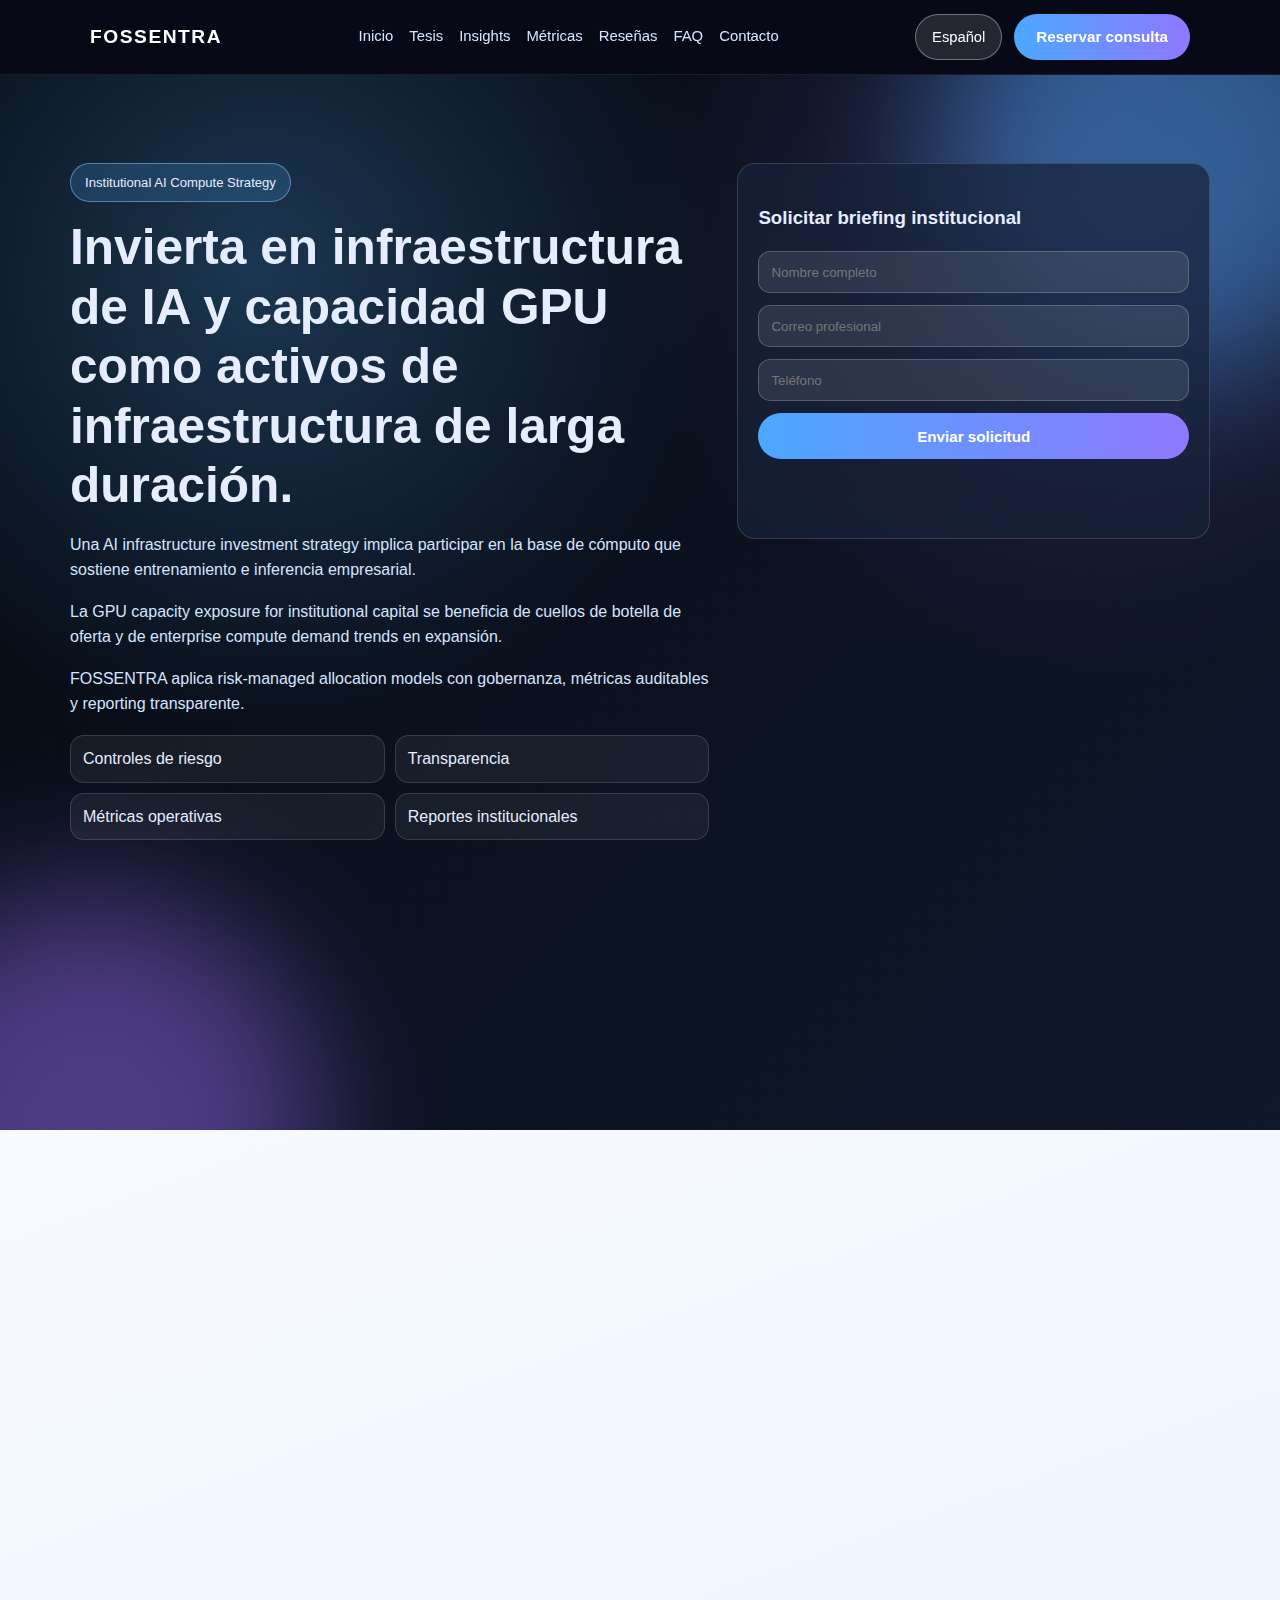
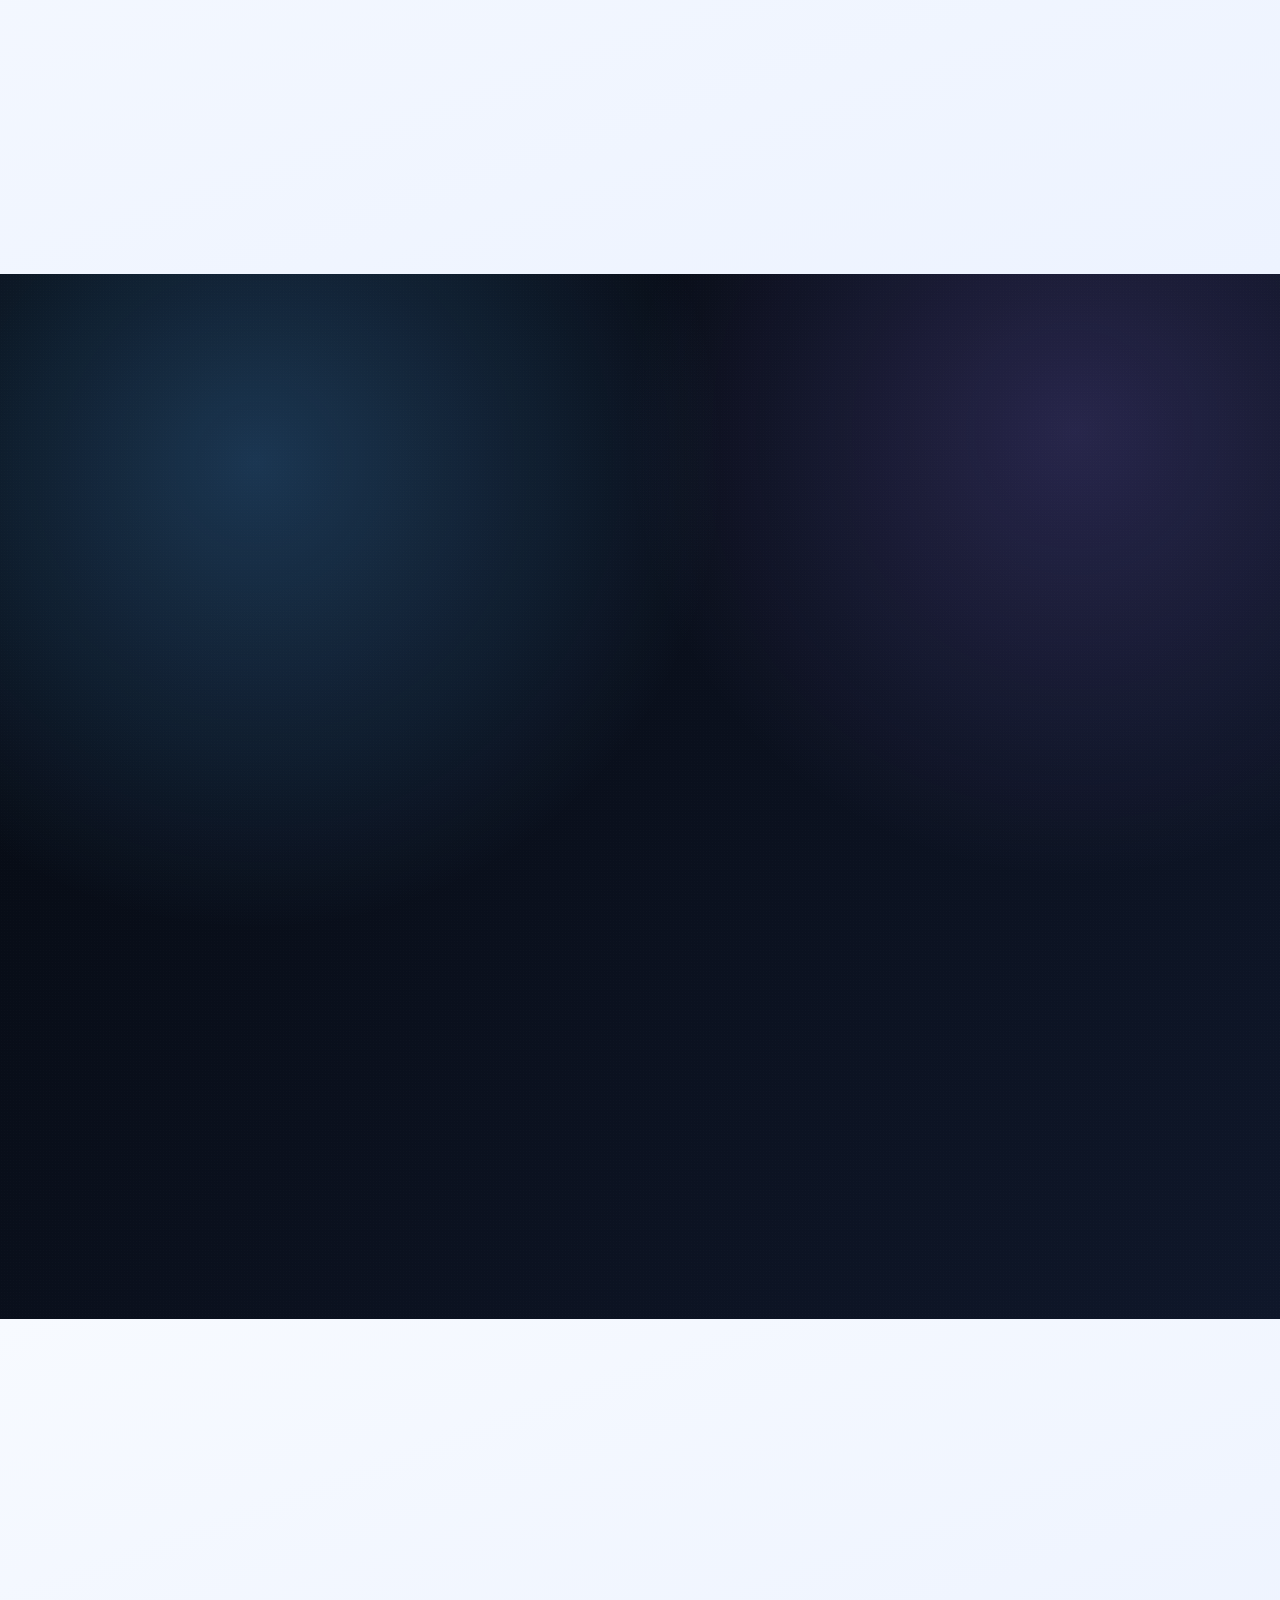
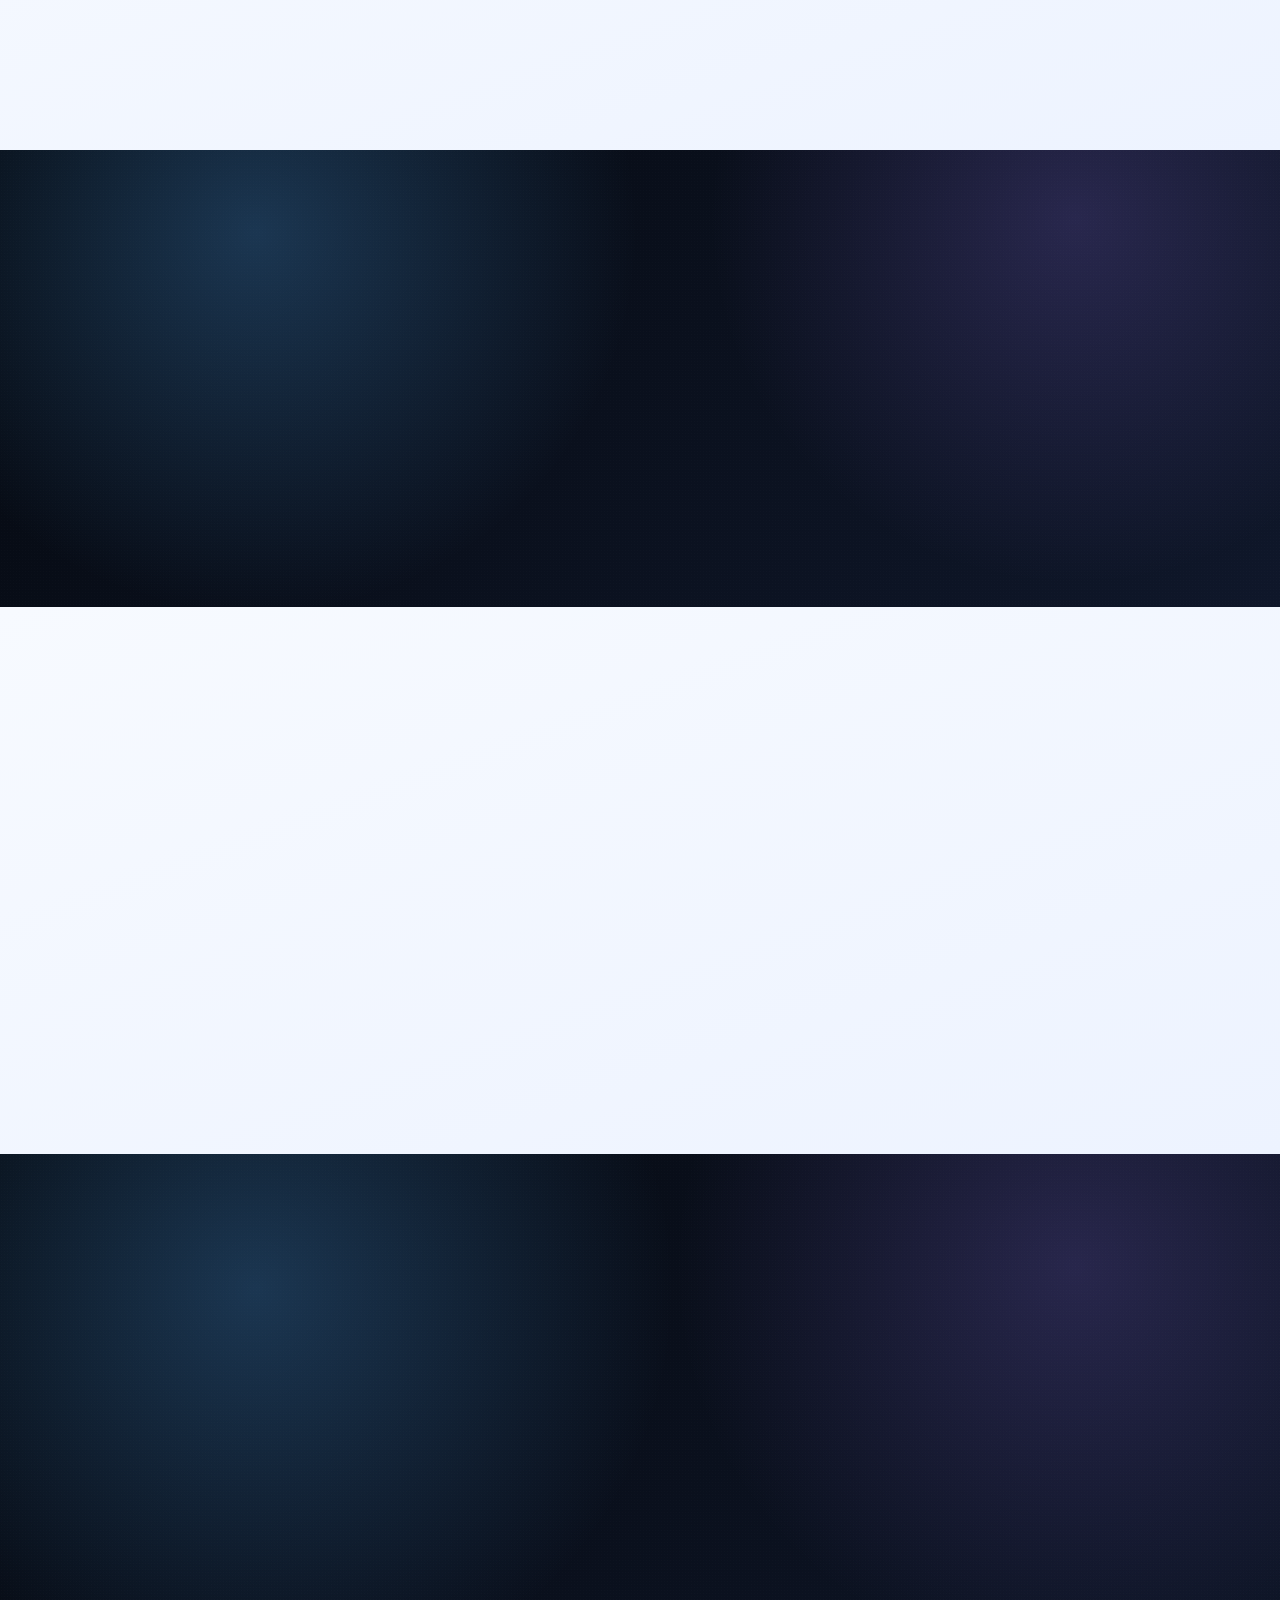
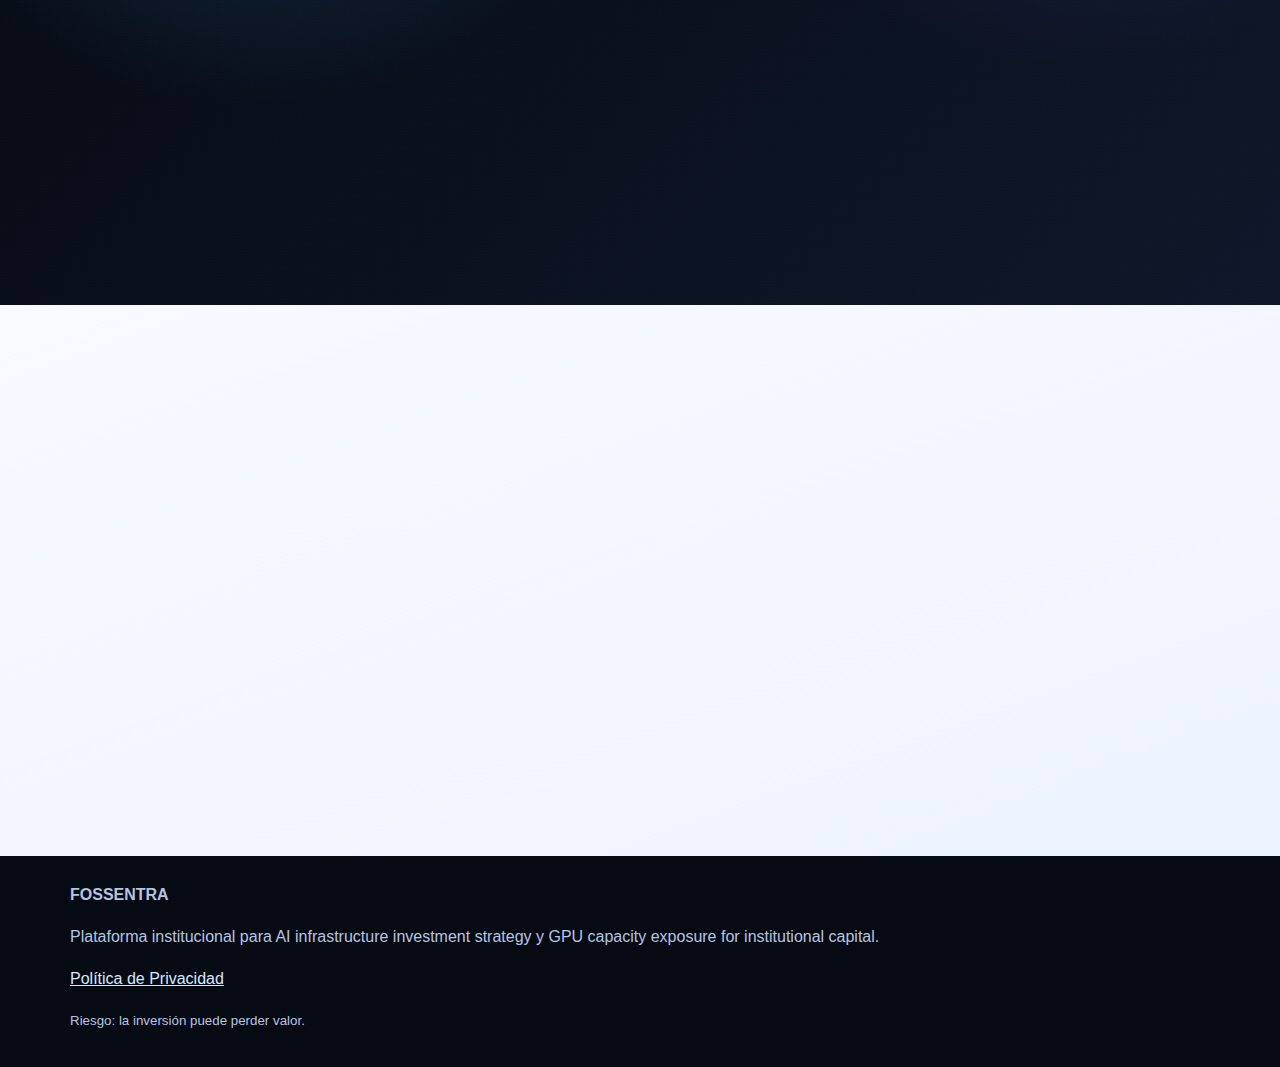
<file: es/index.html>
<!DOCTYPE html><html lang="es"><head><meta charset="UTF-8"/><meta name="viewport" content="width=device-width, initial-scale=1.0"/><meta name="description" content="FOSSENTRA ofrece una AI infrastructure investment strategy con GPU capacity exposure for institutional capital y control de riesgo institucional."/><title>FOSSENTRA | Infraestructura IA y Capacidad GPU</title><link rel="stylesheet" href="../assets/style.css"/><script defer src="../assets/app.js"></script></head>
<body data-lang="es"><header><div class="nav-row container"><a class="brand" href="#home">FOSSENTRA</a><nav class="nav-links"><a href="#home">Inicio</a><a href="#thesis">Tesis</a><a href="#insights">Insights</a><a href="#metrics">Métricas</a><a href="#reviews">Reseñas</a><a href="#faq">FAQ</a><a href="#contact">Contacto</a></nav><div class="nav-actions"><div class="lang-switcher"><button class="lang-toggle" aria-expanded="false">Español</button><ul class="lang-menu"><li><a data-lang="en" href="#">English</a></li><li><a data-lang="de" href="#">Deutsch</a></li><li><a data-lang="fr" href="#">Français</a></li><li><a data-lang="es" href="#">Español</a></li><li><a data-lang="it" href="#">Italiano</a></li></ul></div><a class="cta-btn" href="#contact">Reservar consulta</a></div><button class="burger-btn">☰</button></div></header>
<div class="mobile-drawer"><div class="drawer-panel"><button class="drawer-close">✕</button><nav class="drawer-links"><a href="#home">Inicio</a><a href="#thesis">Tesis</a><a href="#insights">Insights</a><a href="#metrics">Métricas</a><a href="#reviews">Reseñas</a><a href="#faq">FAQ</a><a href="#contact">Contacto</a></nav><div class="lang-switcher"><button class="lang-toggle" aria-expanded="false">Español</button><ul class="lang-menu"><li><a data-lang="en" href="#">English</a></li><li><a data-lang="de" href="#">Deutsch</a></li><li><a data-lang="fr" href="#">Français</a></li><li><a data-lang="es" href="#">Español</a></li><li><a data-lang="it" href="#">Italiano</a></li></ul></div><a class="cta-btn" href="#contact">Reservar consulta</a></div></div>
<main><section id="home" class="section dark noise"><span class="stroke one"></span><span class="stroke two"></span><div class="container hero-grid"><div class="reveal"><span class="badge">Institutional AI Compute Strategy</span><h1>Invierta en infraestructura de IA y capacidad GPU como activos de infraestructura de larga duración.</h1><p class="lead">Una AI infrastructure investment strategy implica participar en la base de cómputo que sostiene entrenamiento e inferencia empresarial.</p><p class="lead">La GPU capacity exposure for institutional capital se beneficia de cuellos de botella de oferta y de enterprise compute demand trends en expansión.</p><p class="lead">FOSSENTRA aplica risk-managed allocation models con gobernanza, métricas auditables y reporting transparente.</p><ul class="trust-points"><li>Controles de riesgo</li><li>Transparencia</li><li>Métricas operativas</li><li>Reportes institucionales</li></ul></div><div class="card reveal"><h3>Solicitar briefing institucional</h3><form class="lead-form form-grid" data-success="Solicitud recibida. Le contactaremos en breve." data-error="Complete los campos con datos válidos."><input name="name" placeholder="Nombre completo" required/><input name="email" type="email" placeholder="Correo profesional" required/><input name="phone" placeholder="Teléfono" required/><button class="cta-btn" type="submit">Enviar solicitud</button><p class="form-message"></p></form></div></div><div class="container metrics-row"><article class="metric reveal"><strong data-counter-target="94" data-counter-suffix="%">0%</strong><p>Utilización contractual promedio.</p></article><article class="metric reveal"><strong data-counter-target="31" data-counter-suffix=" países">0</strong><p>Canales internacionales monitoreados.</p></article><article class="metric reveal"><strong data-counter-target="42" data-counter-suffix=" meses">0</strong><p>Horizonte de planificación de activos.</p></article><article class="metric reveal"><strong data-counter-target="18" data-counter-suffix=" KPI">0</strong><p>Indicadores de control y gobernanza.</p></article></div></section>
<section id="thesis" class="section light noise"><div class="container"><h2 class="reveal">Por qué este mercado</h2><div class="grid-3"><article class="icon-card reveal"><div class="icon">📈</div><h3>Crecimiento de demanda IA empresarial</h3><p>Más procesos críticos dependen del cómputo acelerado.</p></article><article class="icon-card reveal"><div class="icon">⛓️</div><h3>Cuello de botella estructural de GPU</h3><p>La escasez sostiene precios y calidad contractual.</p></article><article class="icon-card reveal"><div class="icon">🏗️</div><h3>Cómputo como activo de infraestructura</h3><p>Flujos medibles y valor productivo de largo plazo.</p></article><article class="icon-card reveal"><div class="icon">⚡</div><h3>Ventaja por eficiencia energética</h3><p>La eficiencia mejora márgenes en regímenes volátiles.</p></article><article class="icon-card reveal"><div class="icon">🌐</div><h3>Despliegue estratégico de data centers</h3><p>Diversificación geográfica y resiliencia operativa.</p></article><article class="icon-card reveal"><div class="icon">🔄</div><h3>Rotación de capital hacia hardware</h3><p>Interés institucional en activos tangibles.</p></article></div></div></section>
<section class="section dark noise"><div class="container"><h2 class="reveal">Modelo de asignación</h2><div class="timeline"><article class="timeline-step reveal"><h3>1. Mapeo de demanda</h3><p>Segmentación por sector y tipo de carga.</p></article><article class="timeline-step reveal"><h3>2. Bandas de riesgo</h3><p>Clasificación por certeza de utilización y sensibilidad de precio.</p></article><article class="timeline-step reveal"><h3>3. Lógica de asignación</h3><p>Balance entre bloques núcleo y oportunistas.</p></article><article class="timeline-step reveal"><h3>4. Gobernanza</h3><p>Matriz institucional de control y cumplimiento.</p></article><article class="timeline-step reveal"><h3>5. Rebalanceo</h3><p>Revisión periódica según régimen de riesgo.</p></article></div></div></section>
<section id="metrics" class="section light noise"><div class="container"><h2 class="reveal">Live Snapshot</h2><div class="grid-3"><article class="snapshot-card reveal"><h3>H100/H200</h3><div class="bar"><div class="bar-fill" data-fill="92"></div></div><p><strong data-counter-target="92" data-counter-suffix="%">0%</strong> en demanda premium.</p></article><article class="snapshot-card reveal"><h3>L40S/Ada</h3><div class="bar"><div class="bar-fill" data-fill="87"></div></div><p><strong data-counter-target="87" data-counter-suffix="%">0%</strong> para inferencia empresarial.</p></article><article class="snapshot-card reveal"><h3>A100</h3><div class="bar"><div class="bar-fill" data-fill="79"></div></div><p><strong data-counter-target="79" data-counter-suffix="%">0%</strong> en cargas mixtas.</p></article></div></div></section>
<section id="insights" class="section dark noise"><div class="container"><h2 class="reveal">Investor insights</h2><div class="grid-4"><article class="insight reveal"><h3>AI compute demand doubling by 2028</h3><p>Tendencia estructural de crecimiento.</p></article><article class="insight reveal"><h3>GPU scarcity pricing power explained</h3><p>Poder de precio por escasez persistente.</p></article><article class="insight reveal"><h3>Institutional risk control matrix</h3><p>Marco de decisiones basado en evidencia.</p></article><article class="insight reveal"><h3>Energy cost optimization in GPU clusters</h3><p>Optimización energética para estabilidad de márgenes.</p></article></div></div></section>
<section id="reviews" class="section light noise"><div class="container"><h2 class="reveal">Reseñas</h2><div class="grid-4"><article class="review reveal"><span class="initials">AL</span><h3>Alex Leone</h3><p>CIO, Milán</p><p class="verified">VERIFIED</p><p>“La transparencia elevó nuestra confianza.”</p></article><article class="review reveal"><span class="initials">MR</span><h3>Marta Ruiz</h3><p>Portfolio Director, Madrid</p><p class="verified">VERIFIED</p><p>“Riesgo técnico convertido en lenguaje de inversión.”</p></article><article class="review reveal"><span class="initials">JD</span><h3>Jonas Drexler</h3><p>Head of Alternatives, Berlín</p><p class="verified">VERIFIED</p><p>“Disciplina y control en cada fase.”</p></article><article class="review reveal"><span class="initials">SC</span><h3>Sophie Clarke</h3><p>Managing Partner, Londres</p><p class="verified">VERIFIED</p><p>“Exposición convincente a infraestructura de cómputo.”</p></article></div></div></section>
<section id="faq" class="section dark noise"><div class="container"><h2 class="reveal">FAQ</h2><div class="faq-list"><article class="faq-item reveal"><button aria-expanded="false">¿Cómo gestionan la liquidez?</button><p>Con escalera de contratos, reservas y despliegue gradual.</p></article><article class="faq-item reveal"><button aria-expanded="false">¿Qué riesgos se estresan?</button><p>Utilización, energía, contrapartes y repricing tecnológico.</p></article><article class="faq-item reveal"><button aria-expanded="false">¿Con qué frecuencia reportan?</button><p>Mensualmente con KPI operativos y de gobernanza.</p></article><article class="faq-item reveal"><button aria-expanded="false">¿Cómo abordan la gobernanza?</button><p>Controles de aprobación, auditoría y responsabilidades.</p></article><article class="faq-item reveal"><button aria-expanded="false">¿Cómo se define la asignación?</button><p>Por bandas de riesgo y diversificación institucional.</p></article><article class="faq-item reveal"><button aria-expanded="false">¿Qué sostiene el pricing power?</button><p>Escasez en clases premium y demanda empresarial estable.</p></article><article class="faq-item reveal"><button aria-expanded="false">¿Incluyen factores energéticos?</button><p>Sí, se integran en underwriting y seguimiento.</p></article><article class="faq-item reveal"><button aria-expanded="false">¿Para qué tipo de inversor es?</button><p>Para capital institucional orientado a transparencia.</p></article></div></div></section>
<section id="contact" class="section light noise"><div class="container hero-grid"><div class="reveal"><h2>Posicione su cartera para el ciclo de cómputo de IA</h2><p>FOSSENTRA conecta demanda empresarial de cómputo con ejecución institucional, control de riesgo y reporting claro.</p><p><small>Aviso: la inversión en IA/GPU implica riesgos de mercado, operación y liquidez.</small></p></div><div class="card reveal"><h3>Reservar consulta</h3><form class="lead-form form-grid" data-success="Gracias. Le contactaremos con los próximos pasos." data-error="Ingrese datos de contacto válidos."><input name="name" placeholder="Nombre completo" required/><input name="email" type="email" placeholder="Correo profesional" required/><input name="phone" placeholder="Teléfono" required/><button class="cta-btn" type="submit">Enviar solicitud</button><p class="form-message"></p></form></div></div></section></main>
<footer><div class="container"><strong>FOSSENTRA</strong><p>Plataforma institucional para AI infrastructure investment strategy y GPU capacity exposure for institutional capital.</p><p><a href="#" class="privacy-open">Política de Privacidad</a></p><small>Riesgo: la inversión puede perder valor.</small></div></footer>
<div class="privacy-modal"><div class="modal-box"><div class="modal-header"><h3>Política de Privacidad</h3><button class="privacy-close">✕</button></div><div class="modal-body"><h4>Recopilación de datos</h4><p>Recopilamos datos de contacto, perfil institucional, historial de comunicaciones y metadatos de uso del sitio.</p><h4>Finalidad y base legal</h4><p>Tratamos datos para calificación de leads, comunicación con inversores, cumplimiento normativo y mejora del servicio, bajo consentimiento, interés legítimo o necesidad contractual.</p><h4>Cookies y seguimiento</h4><p>Usamos cookies esenciales y analíticas para medir engagement, rendimiento y relevancia del contenido.</p><h4>Compartición con terceros</h4><p>Los datos pueden compartirse con proveedores de hosting, CRM, compliance y analítica bajo acuerdos de confidencialidad.</p><h4>Conservación</h4><p>Conservamos la información solo durante el periodo necesario para fines operativos y obligaciones legales.</p><h4>Seguridad</h4><p>Aplicamos controles de acceso, cifrado en tránsito, registros de auditoría y revisiones de seguridad periódicas.</p><h4>Derechos del usuario</h4><p>Puede solicitar acceso, rectificación, supresión, portabilidad, oposición o limitación del tratamiento según su jurisdicción.</p><h4>Transferencias internacionales</h4><p>Las transferencias transfronterizas se realizan con mecanismos legales y salvaguardas adecuadas.</p><h4>Divulgación de riesgos IA/GPU</h4><p>Este contenido es informativo y no constituye asesoramiento ni oferta de inversión. La infraestructura IA/GPU conlleva riesgos tecnológicos, de precio, operativos, de gobernanza y de liquidez.</p></div><div class="modal-actions"><button class="cta-btn privacy-close">Cerrar</button></div></div></div>
</body></html>
</file>
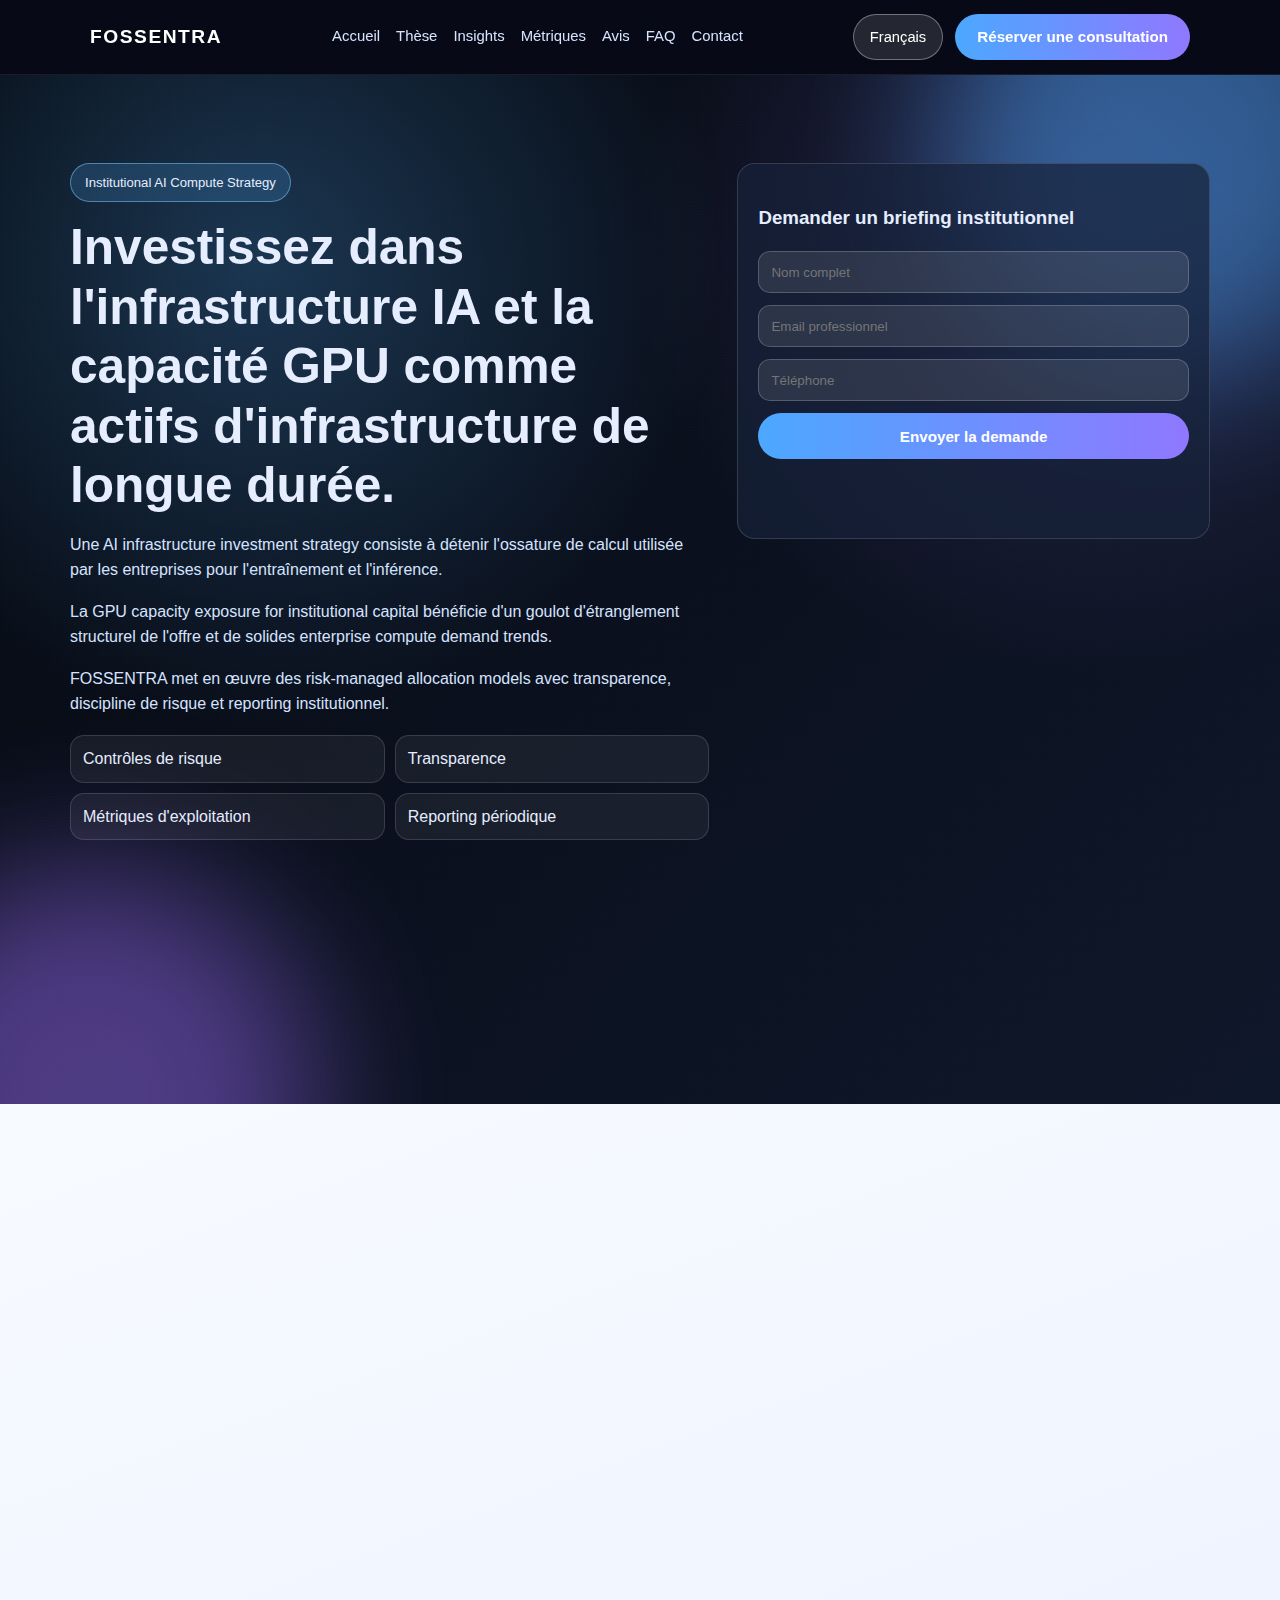
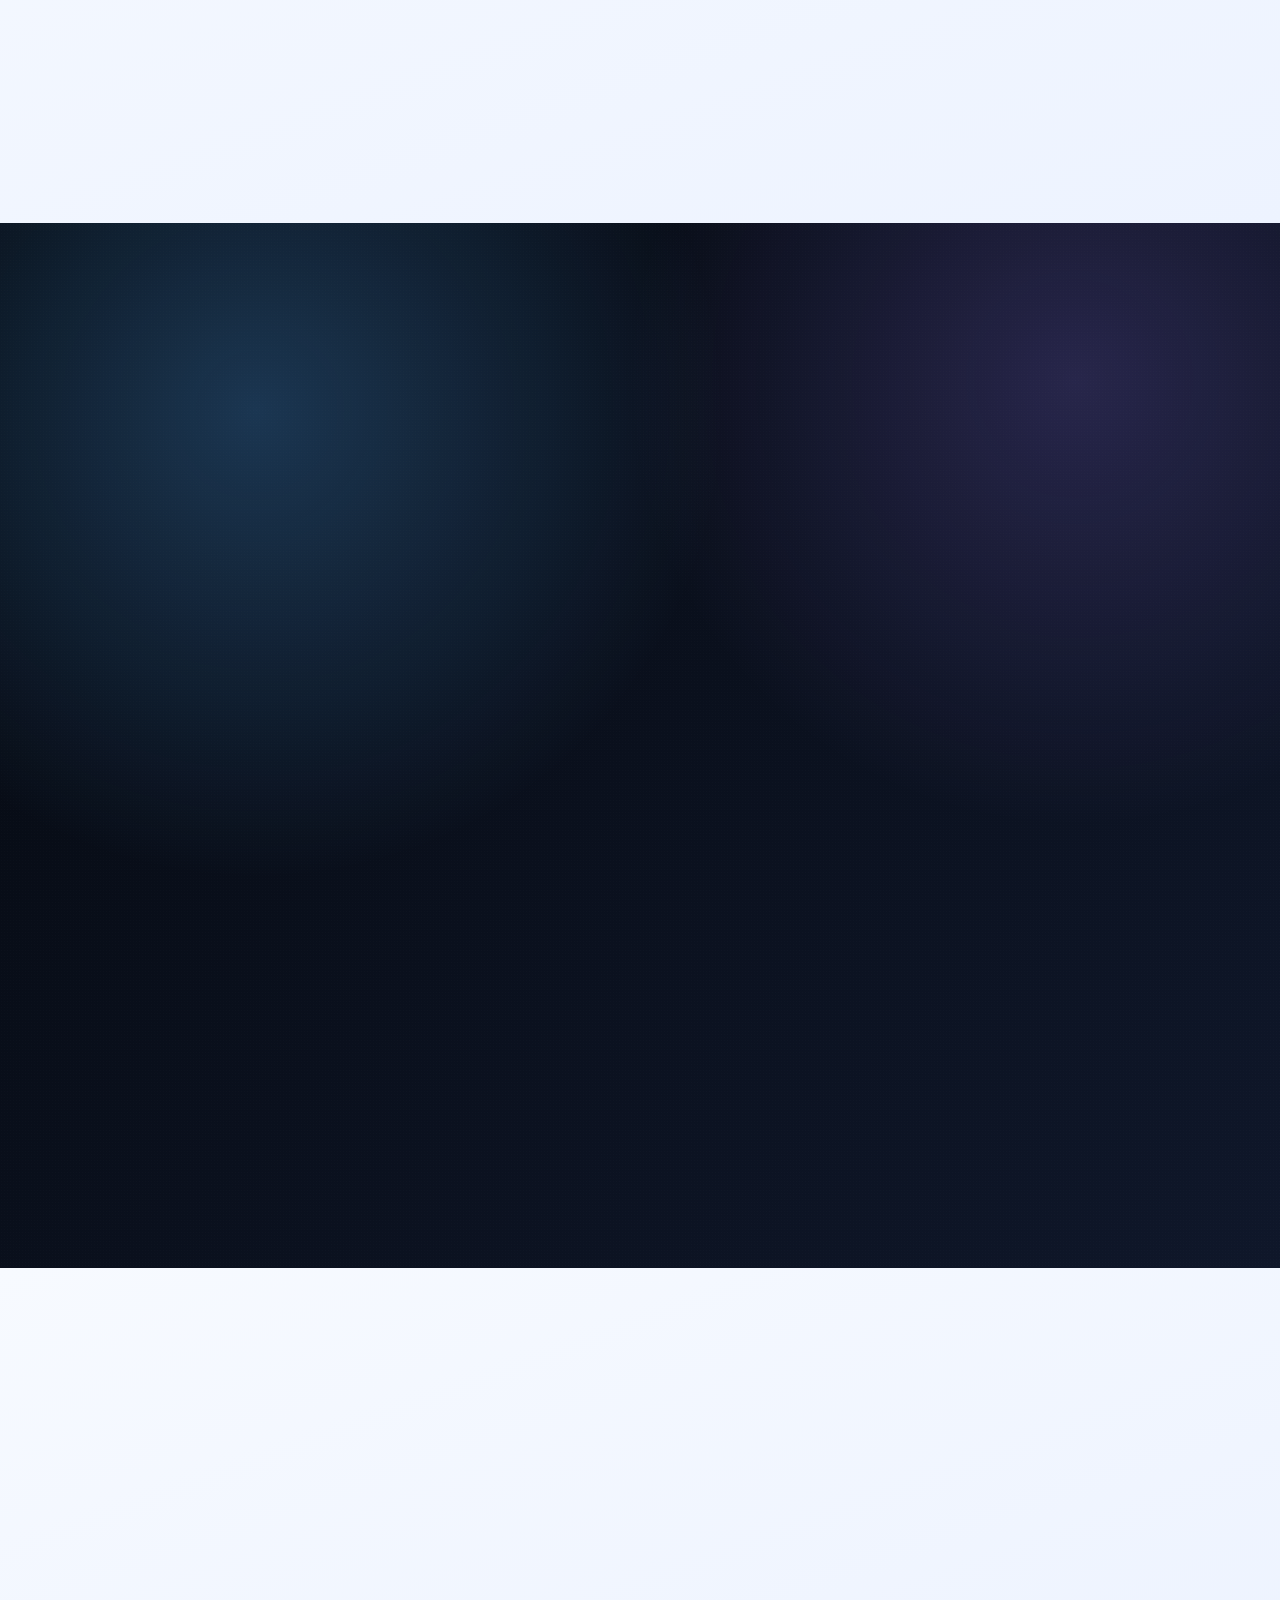
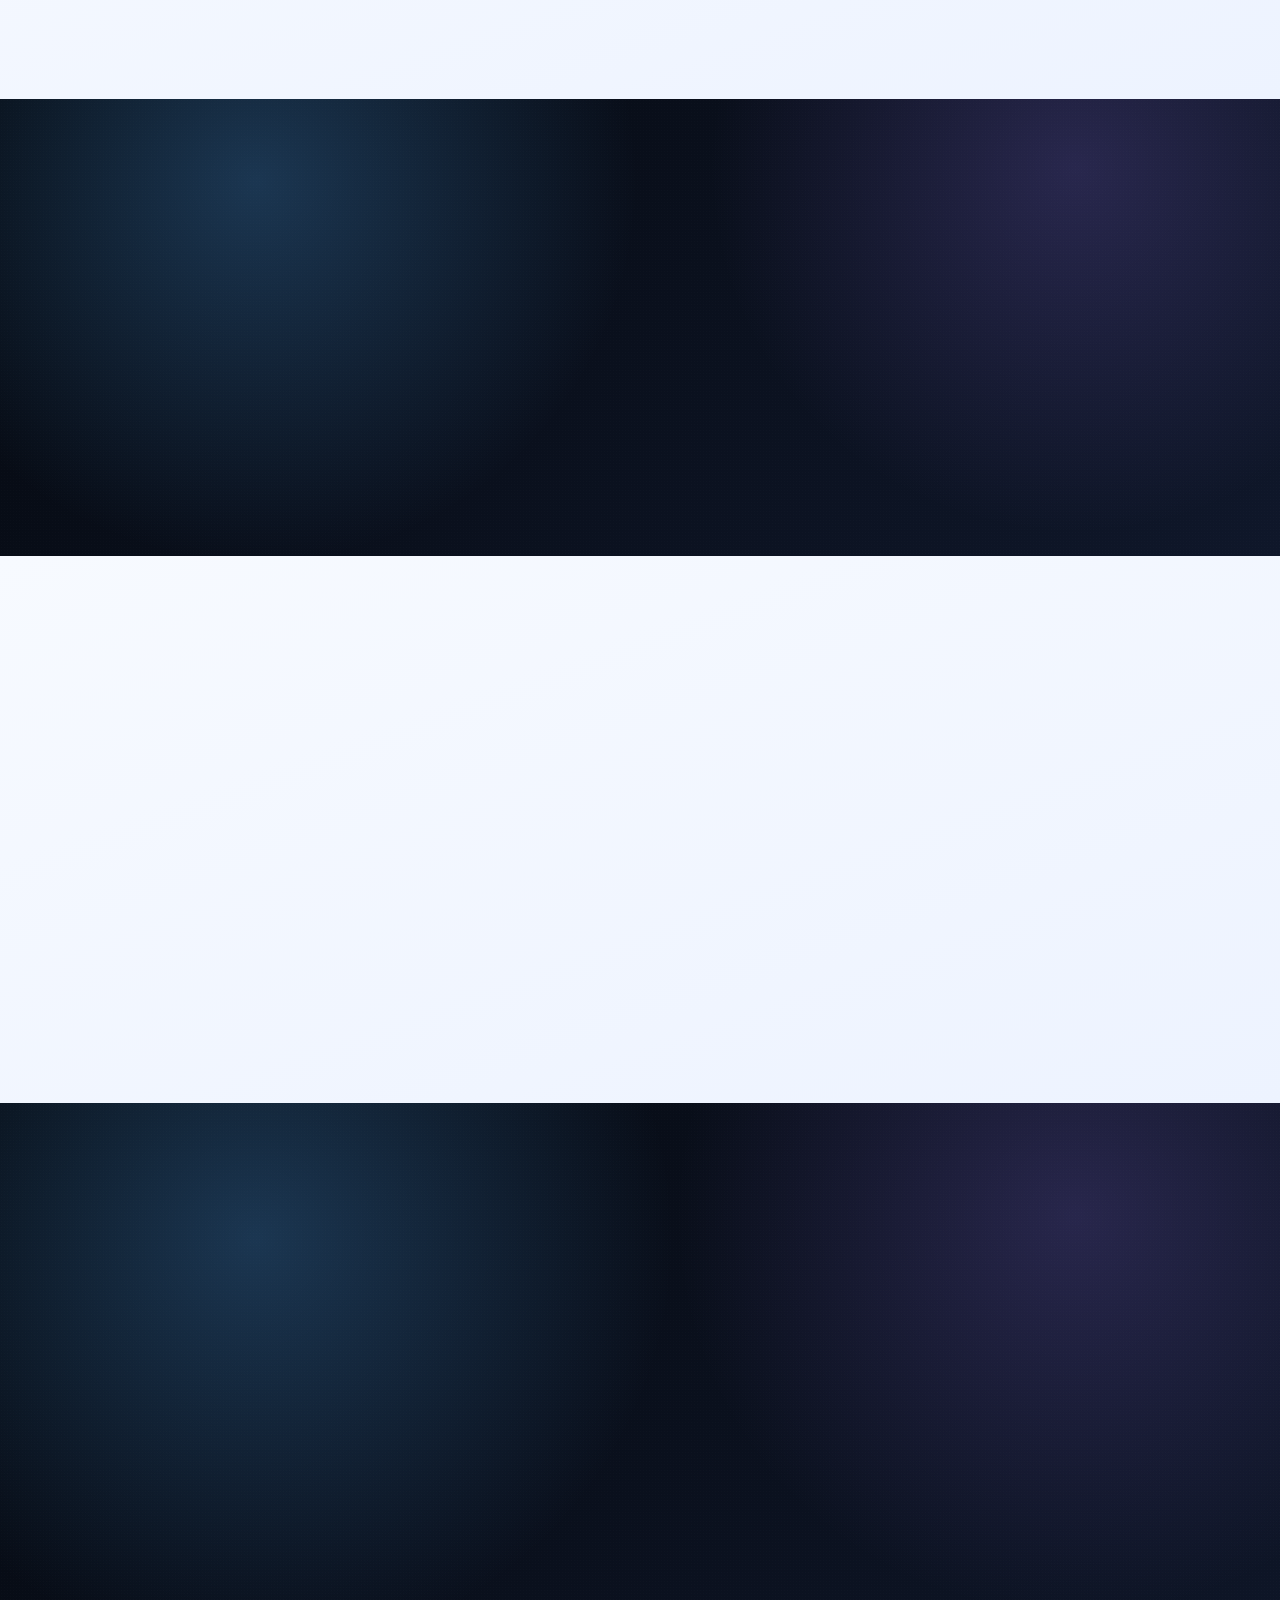
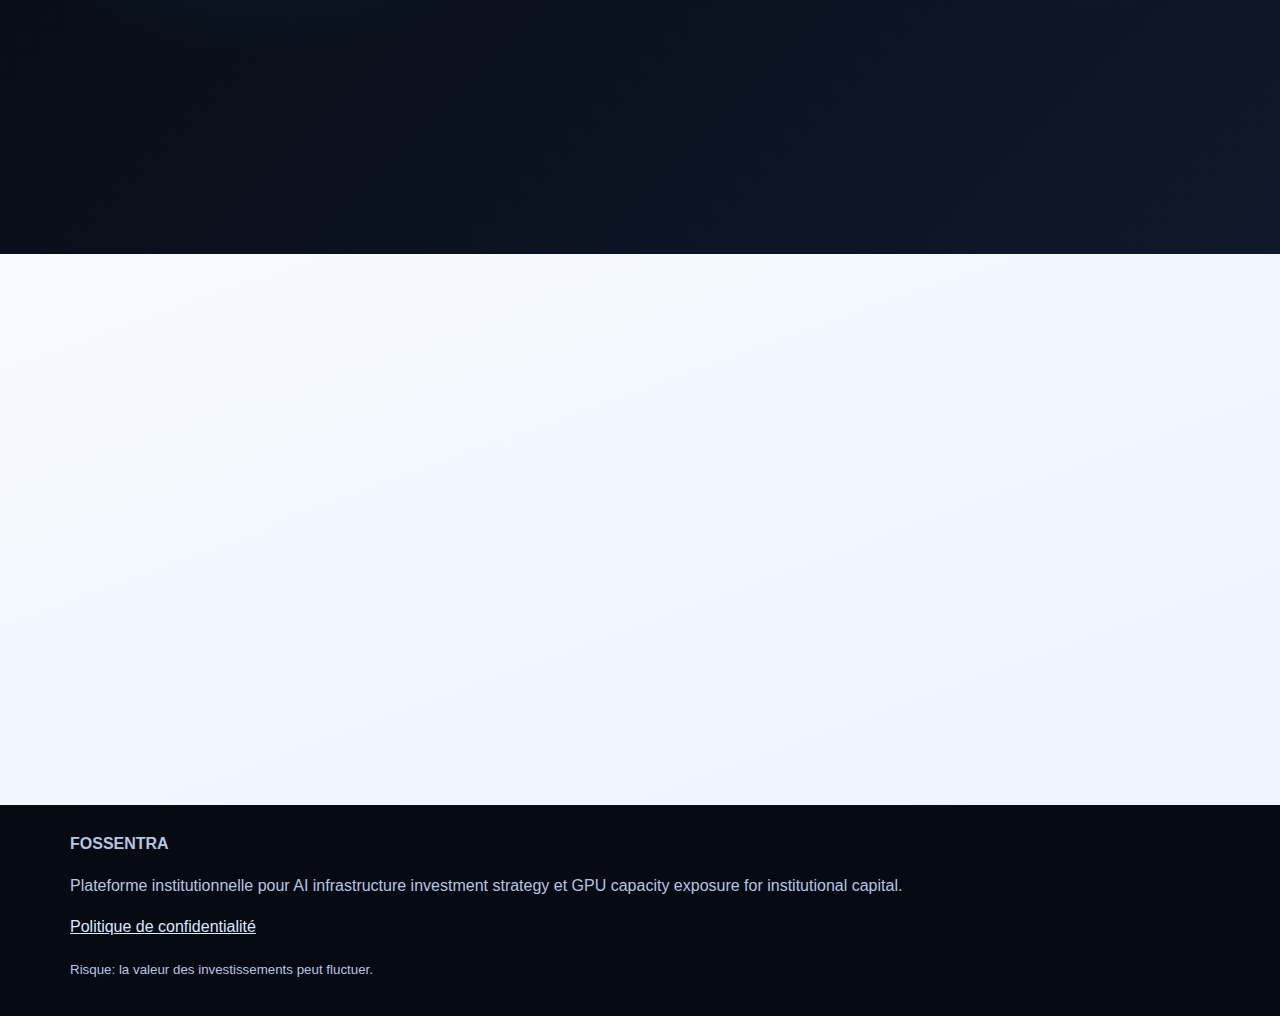
<file: fr/index.html>
<!DOCTYPE html><html lang="fr"><head><meta charset="UTF-8"/><meta name="viewport" content="width=device-width, initial-scale=1.0"/><meta name="description" content="FOSSENTRA propose une AI infrastructure investment strategy avec GPU capacity exposure for institutional capital et une gouvernance disciplinée."/><title>FOSSENTRA | Infrastructure IA & Capacité GPU</title><link rel="stylesheet" href="../assets/style.css"/><script defer src="../assets/app.js"></script></head>
<body data-lang="fr"><header><div class="nav-row container"><a class="brand" href="#home">FOSSENTRA</a><nav class="nav-links"><a href="#home">Accueil</a><a href="#thesis">Thèse</a><a href="#insights">Insights</a><a href="#metrics">Métriques</a><a href="#reviews">Avis</a><a href="#faq">FAQ</a><a href="#contact">Contact</a></nav><div class="nav-actions"><div class="lang-switcher"><button class="lang-toggle" aria-expanded="false">Français</button><ul class="lang-menu"><li><a data-lang="en" href="#">English</a></li><li><a data-lang="de" href="#">Deutsch</a></li><li><a data-lang="fr" href="#">Français</a></li><li><a data-lang="es" href="#">Español</a></li><li><a data-lang="it" href="#">Italiano</a></li></ul></div><a class="cta-btn" href="#contact">Réserver une consultation</a></div><button class="burger-btn">☰</button></div></header>
<div class="mobile-drawer"><div class="drawer-panel"><button class="drawer-close">✕</button><nav class="drawer-links"><a href="#home">Accueil</a><a href="#thesis">Thèse</a><a href="#insights">Insights</a><a href="#metrics">Métriques</a><a href="#reviews">Avis</a><a href="#faq">FAQ</a><a href="#contact">Contact</a></nav><div class="lang-switcher"><button class="lang-toggle" aria-expanded="false">Français</button><ul class="lang-menu"><li><a data-lang="en" href="#">English</a></li><li><a data-lang="de" href="#">Deutsch</a></li><li><a data-lang="fr" href="#">Français</a></li><li><a data-lang="es" href="#">Español</a></li><li><a data-lang="it" href="#">Italiano</a></li></ul></div><a class="cta-btn" href="#contact">Réserver une consultation</a></div></div>
<main><section id="home" class="section dark noise"><span class="stroke one"></span><span class="stroke two"></span><div class="container hero-grid"><div class="reveal"><span class="badge">Institutional AI Compute Strategy</span><h1>Investissez dans l'infrastructure IA et la capacité GPU comme actifs d'infrastructure de longue durée.</h1><p class="lead">Une AI infrastructure investment strategy consiste à détenir l'ossature de calcul utilisée par les entreprises pour l'entraînement et l'inférence.</p><p class="lead">La GPU capacity exposure for institutional capital bénéficie d'un goulot d'étranglement structurel de l'offre et de solides enterprise compute demand trends.</p><p class="lead">FOSSENTRA met en œuvre des risk-managed allocation models avec transparence, discipline de risque et reporting institutionnel.</p><ul class="trust-points"><li>Contrôles de risque</li><li>Transparence</li><li>Métriques d'exploitation</li><li>Reporting périodique</li></ul></div><div class="card reveal"><h3>Demander un briefing institutionnel</h3><form class="lead-form form-grid" data-success="Demande reçue. Notre équipe vous contacte rapidement." data-error="Merci de compléter tous les champs correctement."><input name="name" placeholder="Nom complet" required/><input name="email" type="email" placeholder="Email professionnel" required/><input name="phone" placeholder="Téléphone" required/><button class="cta-btn" type="submit">Envoyer la demande</button><p class="form-message"></p></form></div></div><div class="container metrics-row"><article class="metric reveal"><strong data-counter-target="94" data-counter-suffix="%">0%</strong><p>Utilisation contractuelle moyenne.</p></article><article class="metric reveal"><strong data-counter-target="31" data-counter-suffix=" pays">0</strong><p>Canaux de demande suivis.</p></article><article class="metric reveal"><strong data-counter-target="42" data-counter-suffix=" mois">0</strong><p>Horizon de planification.</p></article><article class="metric reveal"><strong data-counter-target="18" data-counter-suffix=" KPI">0</strong><p>Indicateurs de gouvernance.</p></article></div></section>
<section id="thesis" class="section light noise"><div class="container"><h2 class="reveal">Pourquoi ce marché</h2><div class="grid-3"><article class="icon-card reveal"><div class="icon">📈</div><h3>Croissance de la demande IA entreprise</h3><p>Adoption rapide de l'IA dans les opérations critiques.</p></article><article class="icon-card reveal"><div class="icon">⛓️</div><h3>Pénurie structurelle de GPU</h3><p>La rareté soutient les prix et la qualité contractuelle.</p></article><article class="icon-card reveal"><div class="icon">🏗️</div><h3>Le compute comme infrastructure</h3><p>Actif productif avec indicateurs mesurables.</p></article><article class="icon-card reveal"><div class="icon">⚡</div><h3>Avantage d'efficacité énergétique</h3><p>L'optimisation énergétique réduit la volatilité.</p></article><article class="icon-card reveal"><div class="icon">🌐</div><h3>Déploiement stratégique des data centers</h3><p>Diversification géographique et résilience.</p></article><article class="icon-card reveal"><div class="icon">🔄</div><h3>Rotation du capital vers le hardware</h3><p>Les investisseurs recherchent des actifs tangibles et utiles.</p></article></div></div></section>
<section class="section dark noise"><div class="container"><h2 class="reveal">Modèle d'allocation</h2><div class="timeline"><article class="timeline-step reveal"><h3>1. Cartographie de la demande</h3><p>Segmentation des besoins par secteur et usage.</p></article><article class="timeline-step reveal"><h3>2. Bandes de risque</h3><p>Classement selon utilisation et sensibilité prix.</p></article><article class="timeline-step reveal"><h3>3. Logique d'allocation</h3><p>Combinaison cœur/opportuniste pour équilibre rendement-risque.</p></article><article class="timeline-step reveal"><h3>4. Gouvernance</h3><p>Matrice de contrôle institutionnelle.</p></article><article class="timeline-step reveal"><h3>5. Reporting et rebalancement</h3><p>Révisions mensuelles par comité d'investissement.</p></article></div></div></section>
<section id="metrics" class="section light noise"><div class="container"><h2 class="reveal">Instantané live</h2><div class="grid-3"><article class="snapshot-card reveal"><h3>H100/H200</h3><div class="bar"><div class="bar-fill" data-fill="92"></div></div><p><strong data-counter-target="92" data-counter-suffix="%">0%</strong> d'utilisation premium.</p></article><article class="snapshot-card reveal"><h3>L40S/Ada</h3><div class="bar"><div class="bar-fill" data-fill="87"></div></div><p><strong data-counter-target="87" data-counter-suffix="%">0%</strong> sur l'inférence entreprise.</p></article><article class="snapshot-card reveal"><h3>A100</h3><div class="bar"><div class="bar-fill" data-fill="79"></div></div><p><strong data-counter-target="79" data-counter-suffix="%">0%</strong> pour charges mixtes.</p></article></div></div></section>
<section id="insights" class="section dark noise"><div class="container"><h2 class="reveal">Investor insights</h2><div class="grid-4"><article class="insight reveal"><h3>AI compute demand doubling by 2028</h3><p>Trajectoire de croissance robuste.</p></article><article class="insight reveal"><h3>GPU scarcity pricing power explained</h3><p>Pouvoir de prix lié à la rareté.</p></article><article class="insight reveal"><h3>Institutional risk control matrix</h3><p>Cadre décisionnel orienté preuves.</p></article><article class="insight reveal"><h3>Energy cost optimization in GPU clusters</h3><p>Optimisation des coûts énergétiques.</p></article></div></div></section>
<section id="reviews" class="section light noise"><div class="container"><h2 class="reveal">Avis investisseurs</h2><div class="grid-4"><article class="review reveal"><span class="initials">AL</span><h3>Alex Leone</h3><p>CIO, Milan</p><p class="verified">VERIFIED</p><p>« Une transparence utile pour notre comité. »</p></article><article class="review reveal"><span class="initials">MR</span><h3>Marta Ruiz</h3><p>Portfolio Director, Madrid</p><p class="verified">VERIFIED</p><p>« Une lecture claire des risques techniques. »</p></article><article class="review reveal"><span class="initials">JD</span><h3>Jonas Drexler</h3><p>Head of Alternatives, Berlin</p><p class="verified">VERIFIED</p><p>« Exécution disciplinée et contrôles solides. »</p></article><article class="review reveal"><span class="initials">SC</span><h3>Sophie Clarke</h3><p>Managing Partner, London</p><p class="verified">VERIFIED</p><p>« Exposition crédible aux actifs compute. »</p></article></div></div></section>
<section id="faq" class="section dark noise"><div class="container"><h2 class="reveal">FAQ</h2><div class="faq-list"><article class="faq-item reveal"><button aria-expanded="false">Comment gérez-vous la liquidité ?</button><p>Par échelonnage des contrats et réserves opérationnelles.</p></article><article class="faq-item reveal"><button aria-expanded="false">Quels risques sont stress testés ?</button><p>Utilisation, énergie, contreparties et repricing matériel.</p></article><article class="faq-item reveal"><button aria-expanded="false">Quelle fréquence de reporting ?</button><p>Mensuelle avec KPI de gouvernance et performance.</p></article><article class="faq-item reveal"><button aria-expanded="false">Comment fonctionne la gouvernance ?</button><p>Contrôles, approbations, audit trail et responsabilités.</p></article><article class="faq-item reveal"><button aria-expanded="false">Quels piliers d'allocation ?</button><p>Bandes de risque + diversification disciplinée.</p></article><article class="faq-item reveal"><button aria-expanded="false">Pourquoi le pouvoir de prix persiste ?</button><p>Rareté GPU et demande entreprise durable.</p></article><article class="faq-item reveal"><button aria-expanded="false">Intégrez-vous l'énergie ?</button><p>Oui, via indicateurs d'efficacité et profils régionaux.</p></article><article class="faq-item reveal"><button aria-expanded="false">À qui s'adresse la stratégie ?</button><p>Aux investisseurs institutionnels recherchant clarté et contrôle.</p></article></div></div></section>
<section id="contact" class="section light noise"><div class="container hero-grid"><div class="reveal"><h2>Positionnez votre portefeuille sur le cycle du compute IA</h2><p>FOSSENTRA relie les tendances de demande compute à une exécution institutionnelle, transparente et prudente.</p><p><small>Avertissement: les investissements IA/GPU comportent des risques de marché, opérationnels et de liquidité.</small></p></div><div class="card reveal"><h3>Réserver une consultation</h3><form class="lead-form form-grid" data-success="Merci. Nous revenons vers vous rapidement." data-error="Merci d'entrer des coordonnées valides."><input name="name" placeholder="Nom complet" required/><input name="email" type="email" placeholder="Email professionnel" required/><input name="phone" placeholder="Téléphone" required/><button class="cta-btn" type="submit">Envoyer la demande</button><p class="form-message"></p></form></div></div></section></main>
<footer><div class="container"><strong>FOSSENTRA</strong><p>Plateforme institutionnelle pour AI infrastructure investment strategy et GPU capacity exposure for institutional capital.</p><p><a href="#" class="privacy-open">Politique de confidentialité</a></p><small>Risque: la valeur des investissements peut fluctuer.</small></div></footer>
<div class="privacy-modal"><div class="modal-box"><div class="modal-header"><h3>Politique de confidentialité</h3><button class="privacy-close">✕</button></div><div class="modal-body"><h4>Collecte des données</h4><p>Nous collectons les coordonnées, informations institutionnelles, échanges et métadonnées d'utilisation du site.</p><h4>Finalité & base légale</h4><p>Traitement pour qualification, communication, conformité réglementaire et amélioration du service selon consentement, intérêt légitime ou nécessité contractuelle.</p><h4>Cookies & suivi</h4><p>Cookies essentiels et analytiques pour mesurer la performance et améliorer la pertinence du contenu.</p><h4>Partage avec des tiers</h4><p>Données partagées uniquement avec des prestataires encadrés contractuellement (hébergement, CRM, conformité, analytics).</p><h4>Conservation</h4><p>Conservation limitée à la durée nécessaire aux objectifs et obligations légales.</p><h4>Sécurité</h4><p>Contrôles d'accès, chiffrement en transit, journaux d'audit et revues de sécurité régulières.</p><h4>Droits des utilisateurs</h4><p>Vous pouvez demander accès, rectification, suppression, opposition, limitation ou portabilité selon la juridiction.</p><h4>Transferts internationaux</h4><p>Les transferts transfrontaliers reposent sur des mécanismes légaux et des garanties appropriées.</p><h4>Divulgation des risques IA/GPU</h4><p>Ce contenu est informatif et ne constitue ni conseil ni offre d'investissement. Les marchés IA/GPU comportent des risques technologiques, tarifaires, opérationnels, de gouvernance et de liquidité.</p></div><div class="modal-actions"><button class="cta-btn privacy-close">Fermer</button></div></div></div>
</body></html>
</file>
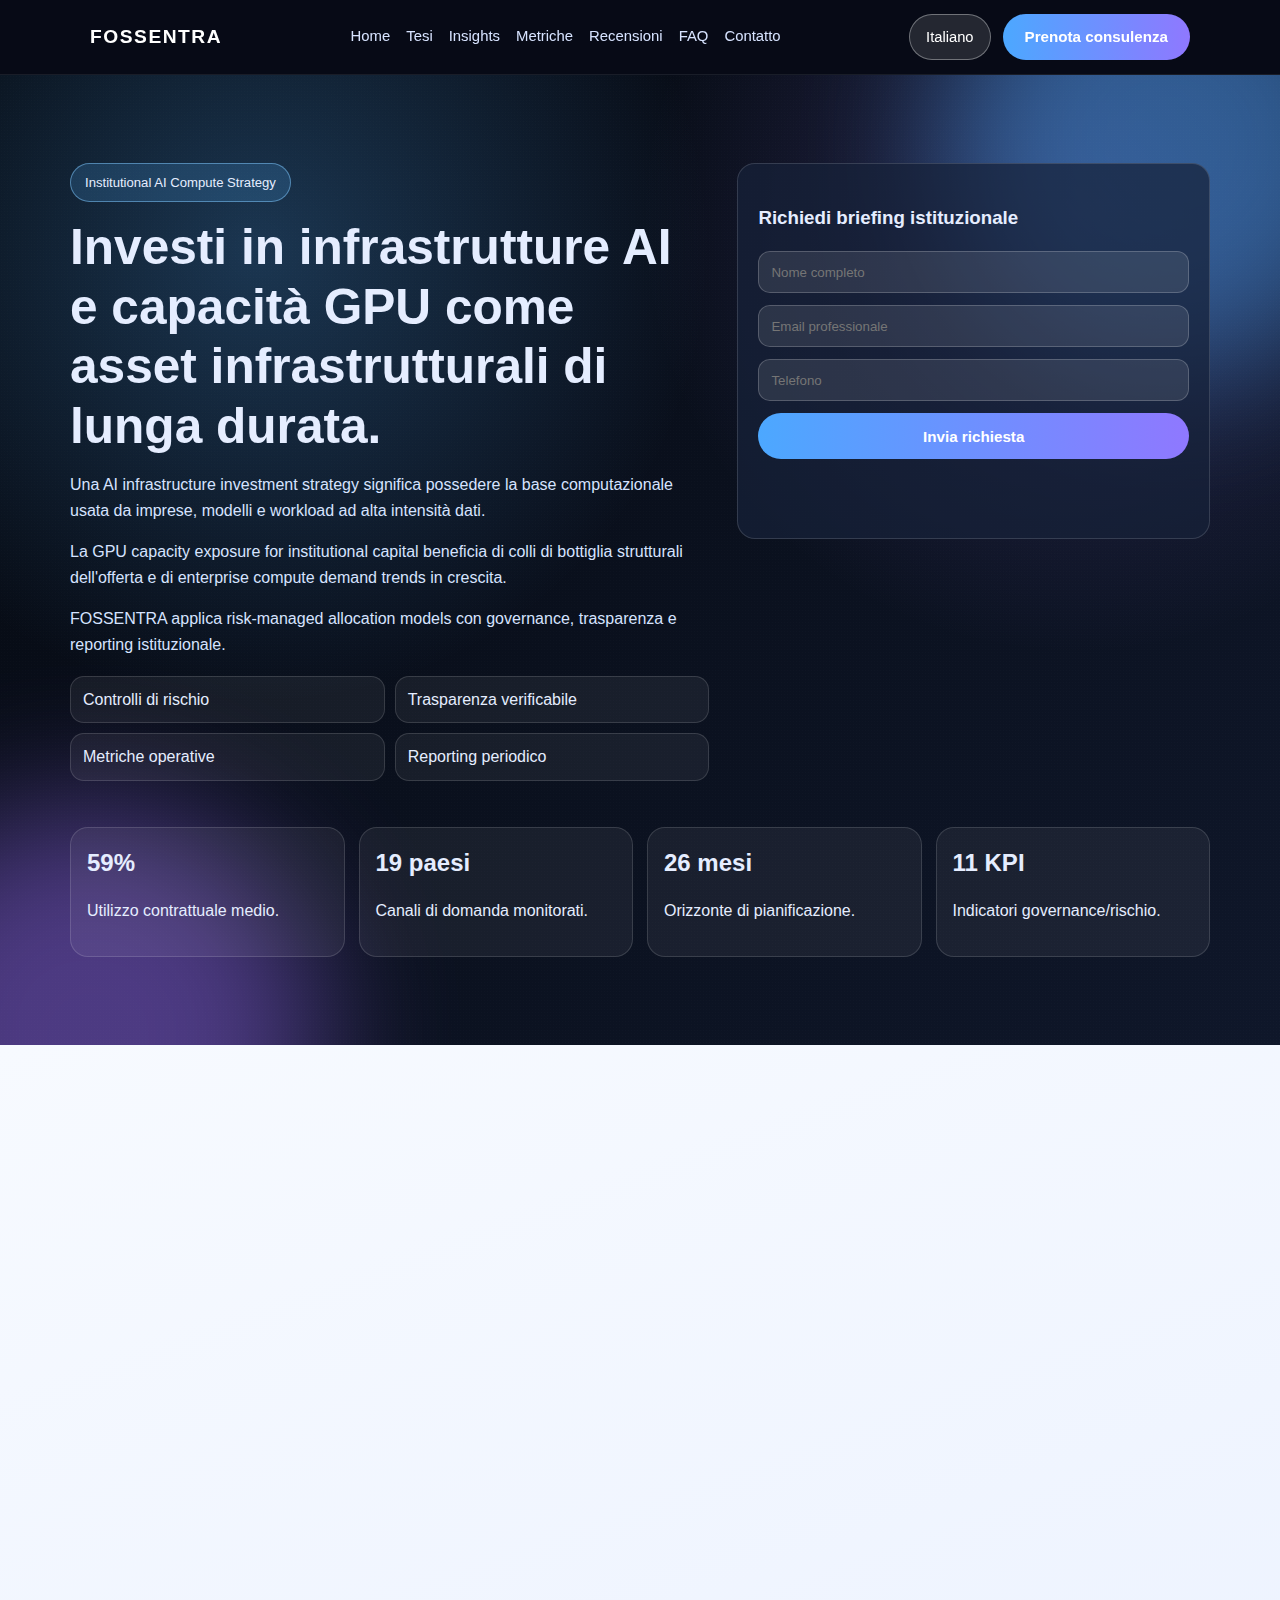
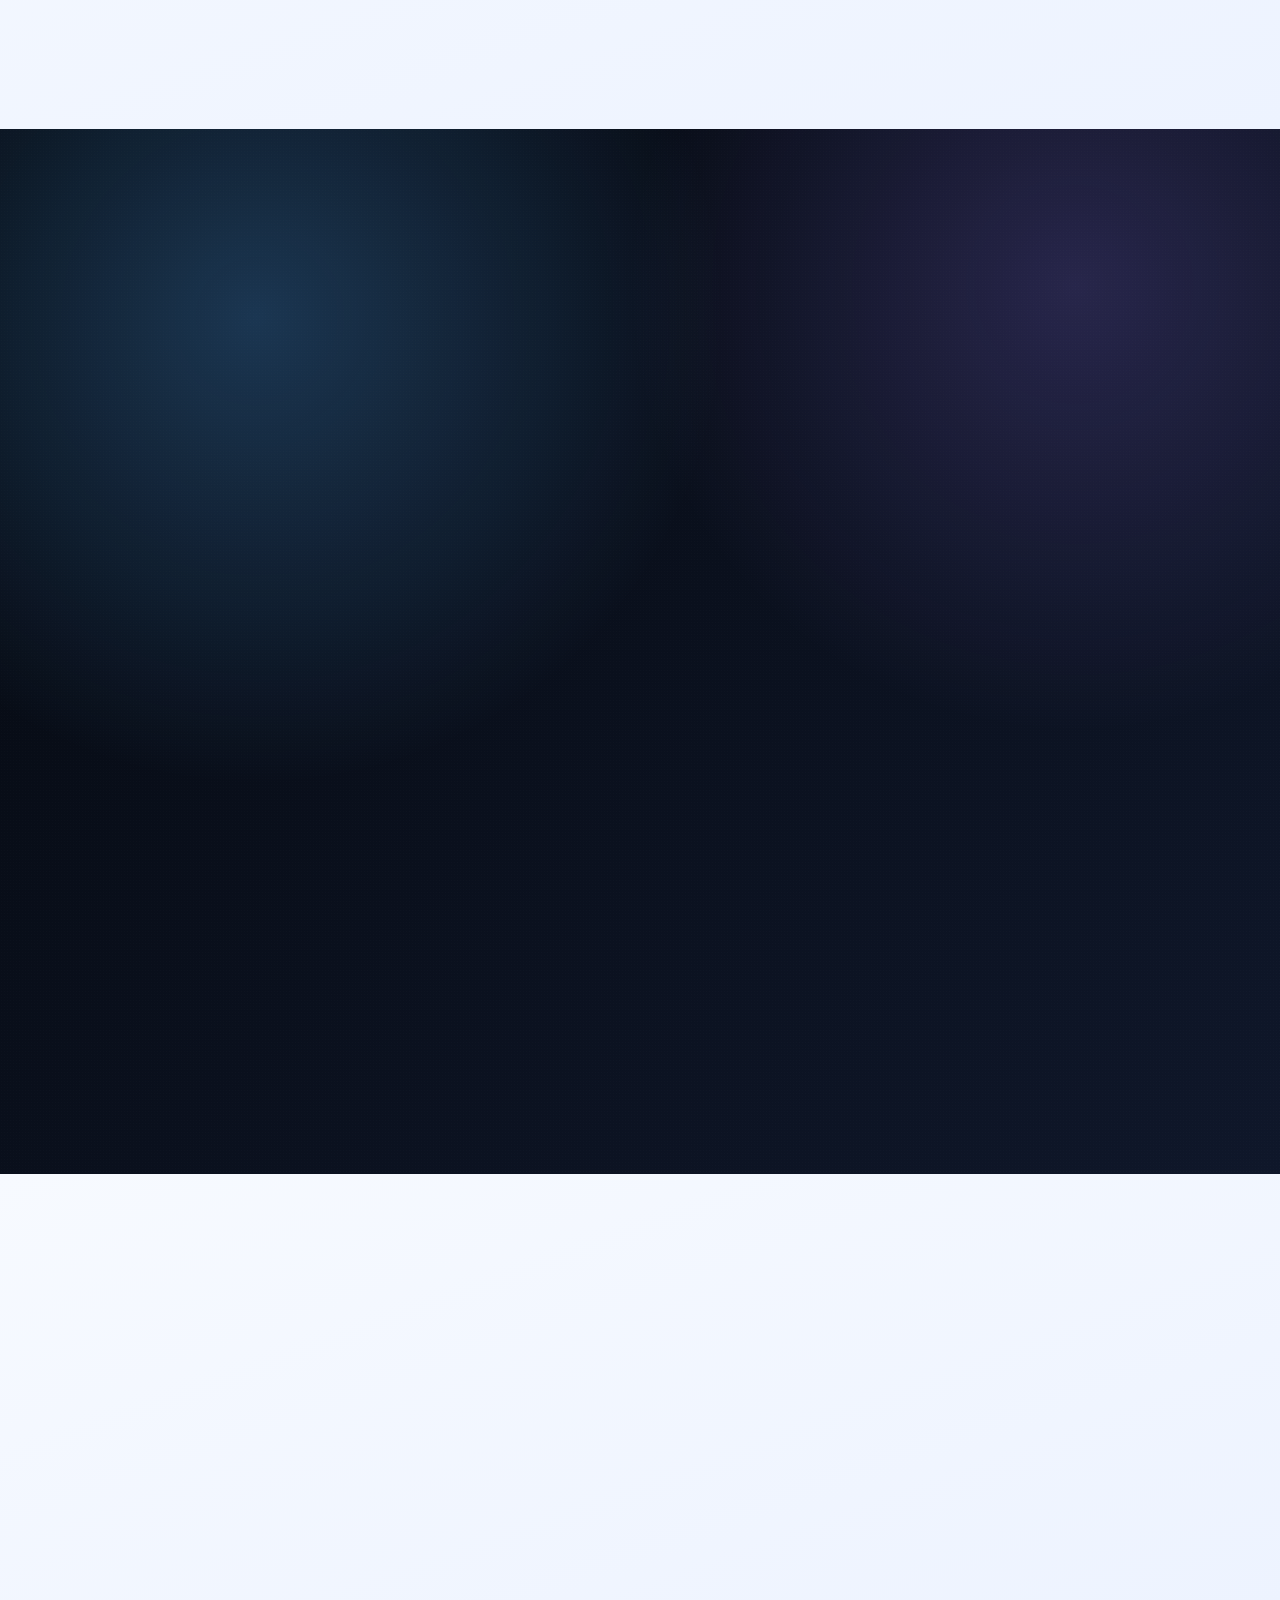
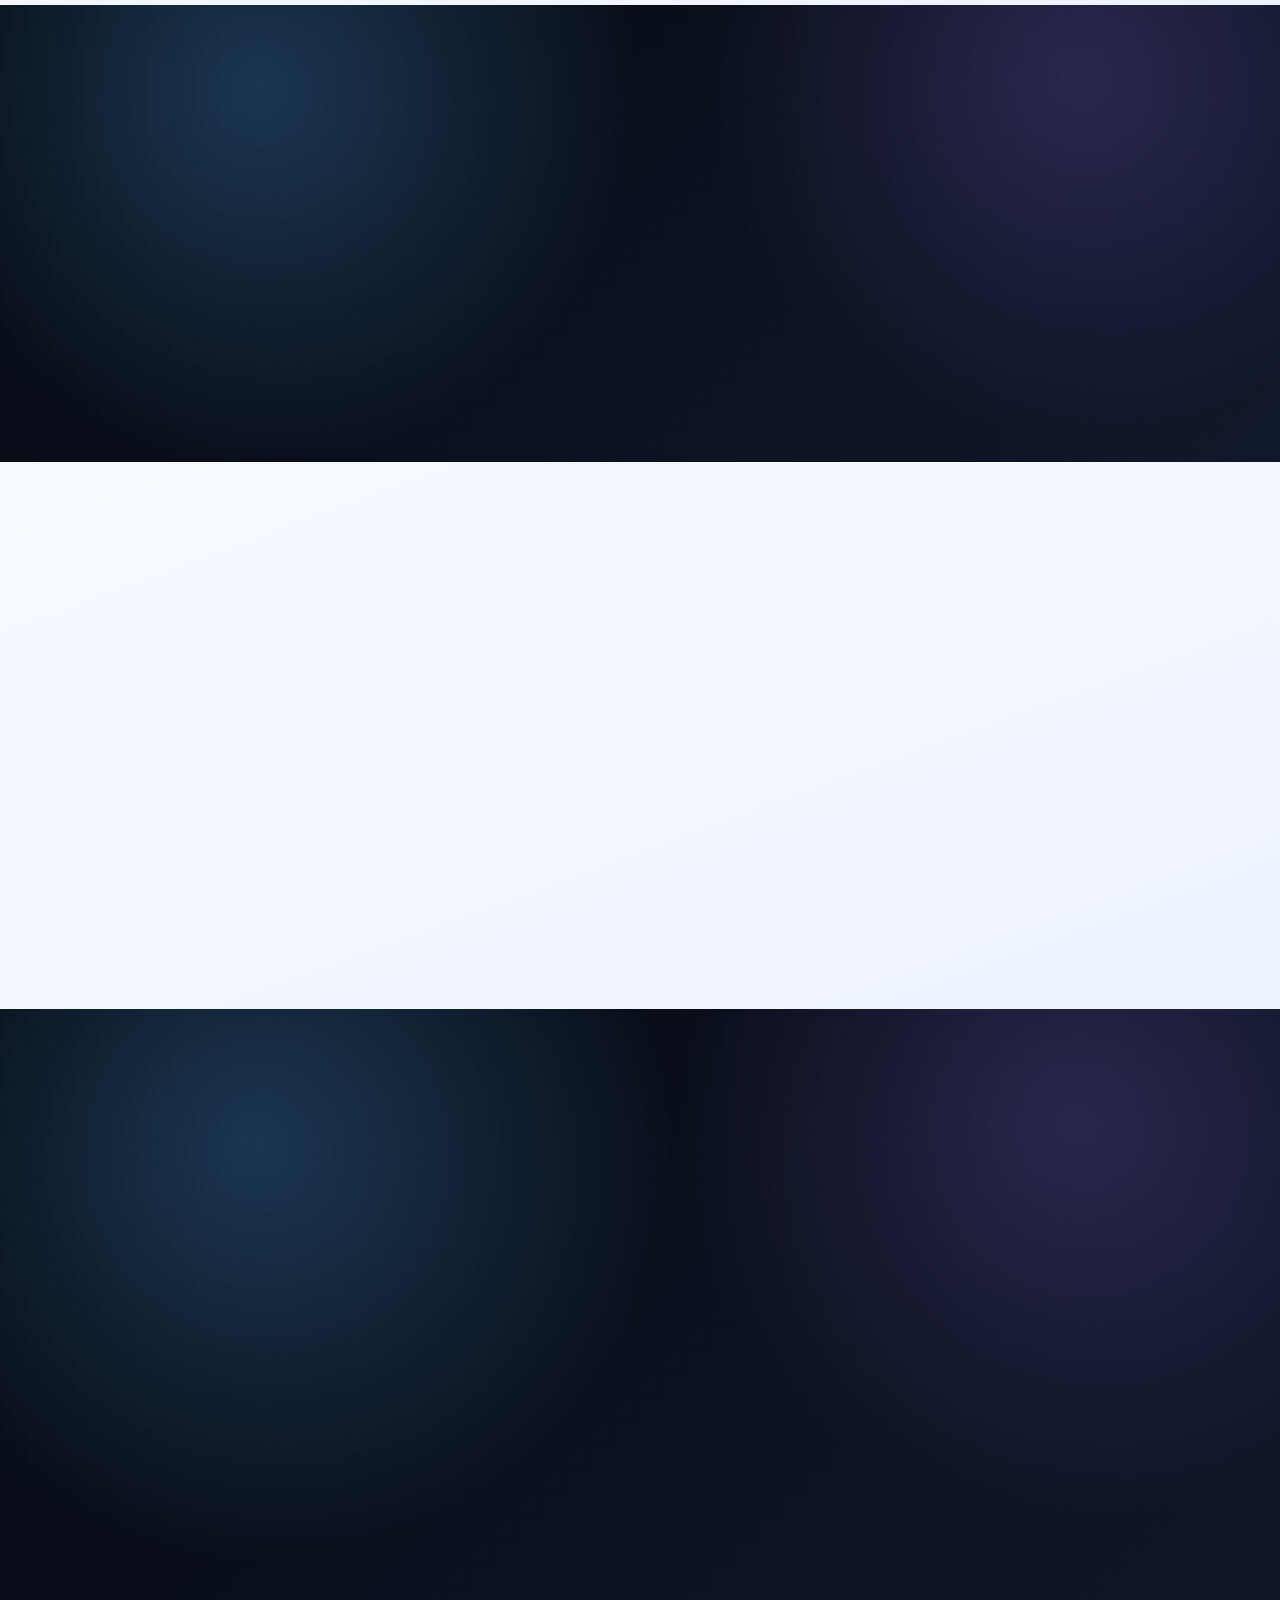
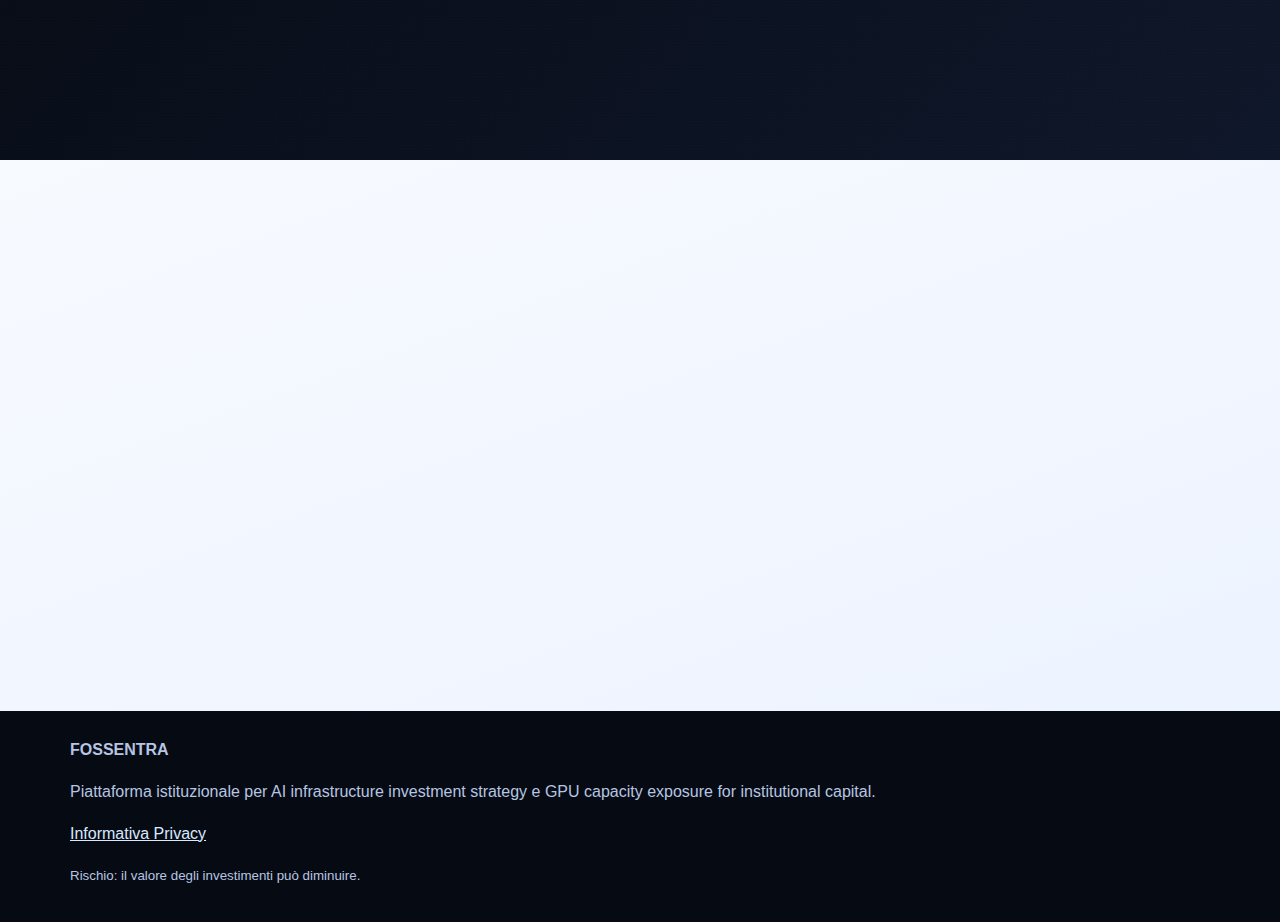
<file: it/index.html>
<!DOCTYPE html><html lang="it"><head><meta charset="UTF-8"/><meta name="viewport" content="width=device-width, initial-scale=1.0"/><meta name="description" content="FOSSENTRA offre una AI infrastructure investment strategy con GPU capacity exposure for institutional capital e modelli disciplinati di allocazione."/><title>FOSSENTRA | Infrastruttura AI e Capacità GPU</title><link rel="stylesheet" href="../assets/style.css"/><script defer src="../assets/app.js"></script></head>
<body data-lang="it"><header><div class="nav-row container"><a class="brand" href="#home">FOSSENTRA</a><nav class="nav-links"><a href="#home">Home</a><a href="#thesis">Tesi</a><a href="#insights">Insights</a><a href="#metrics">Metriche</a><a href="#reviews">Recensioni</a><a href="#faq">FAQ</a><a href="#contact">Contatto</a></nav><div class="nav-actions"><div class="lang-switcher"><button class="lang-toggle" aria-expanded="false">Italiano</button><ul class="lang-menu"><li><a data-lang="en" href="#">English</a></li><li><a data-lang="de" href="#">Deutsch</a></li><li><a data-lang="fr" href="#">Français</a></li><li><a data-lang="es" href="#">Español</a></li><li><a data-lang="it" href="#">Italiano</a></li></ul></div><a class="cta-btn" href="#contact">Prenota consulenza</a></div><button class="burger-btn">☰</button></div></header>
<div class="mobile-drawer"><div class="drawer-panel"><button class="drawer-close">✕</button><nav class="drawer-links"><a href="#home">Home</a><a href="#thesis">Tesi</a><a href="#insights">Insights</a><a href="#metrics">Metriche</a><a href="#reviews">Recensioni</a><a href="#faq">FAQ</a><a href="#contact">Contatto</a></nav><div class="lang-switcher"><button class="lang-toggle" aria-expanded="false">Italiano</button><ul class="lang-menu"><li><a data-lang="en" href="#">English</a></li><li><a data-lang="de" href="#">Deutsch</a></li><li><a data-lang="fr" href="#">Français</a></li><li><a data-lang="es" href="#">Español</a></li><li><a data-lang="it" href="#">Italiano</a></li></ul></div><a class="cta-btn" href="#contact">Prenota consulenza</a></div></div>
<main><section id="home" class="section dark noise"><span class="stroke one"></span><span class="stroke two"></span><div class="container hero-grid"><div class="reveal"><span class="badge">Institutional AI Compute Strategy</span><h1>Investi in infrastrutture AI e capacità GPU come asset infrastrutturali di lunga durata.</h1><p class="lead">Una AI infrastructure investment strategy significa possedere la base computazionale usata da imprese, modelli e workload ad alta intensità dati.</p><p class="lead">La GPU capacity exposure for institutional capital beneficia di colli di bottiglia strutturali dell'offerta e di enterprise compute demand trends in crescita.</p><p class="lead">FOSSENTRA applica risk-managed allocation models con governance, trasparenza e reporting istituzionale.</p><ul class="trust-points"><li>Controlli di rischio</li><li>Trasparenza verificabile</li><li>Metriche operative</li><li>Reporting periodico</li></ul></div><div class="card reveal"><h3>Richiedi briefing istituzionale</h3><form class="lead-form form-grid" data-success="Richiesta ricevuta. Ti contatteremo a breve." data-error="Inserisci dati validi in tutti i campi."><input name="name" placeholder="Nome completo" required/><input name="email" type="email" placeholder="Email professionale" required/><input name="phone" placeholder="Telefono" required/><button class="cta-btn" type="submit">Invia richiesta</button><p class="form-message"></p></form></div></div><div class="container metrics-row"><article class="metric reveal"><strong data-counter-target="94" data-counter-suffix="%">0%</strong><p>Utilizzo contrattuale medio.</p></article><article class="metric reveal"><strong data-counter-target="31" data-counter-suffix=" paesi">0</strong><p>Canali di domanda monitorati.</p></article><article class="metric reveal"><strong data-counter-target="42" data-counter-suffix=" mesi">0</strong><p>Orizzonte di pianificazione.</p></article><article class="metric reveal"><strong data-counter-target="18" data-counter-suffix=" KPI">0</strong><p>Indicatori governance/rischio.</p></article></div></section>
<section id="thesis" class="section light noise"><div class="container"><h2 class="reveal">Perché questo mercato</h2><div class="grid-3"><article class="icon-card reveal"><div class="icon">📈</div><h3>Crescita domanda AI enterprise</h3><p>L'adozione aziendale aumenta in modo strutturale.</p></article><article class="icon-card reveal"><div class="icon">⛓️</div><h3>Bottleneck strutturale GPU</h3><p>La scarsità sostiene pricing e qualità contrattuale.</p></article><article class="icon-card reveal"><div class="icon">🏗️</div><h3>Compute come asset infrastrutturale</h3><p>Flussi misurabili e valore produttivo nel lungo periodo.</p></article><article class="icon-card reveal"><div class="icon">⚡</div><h3>Moat di efficienza energetica</h3><p>L'efficienza riduce volatilità e protegge i margini.</p></article><article class="icon-card reveal"><div class="icon">🌐</div><h3>Deployment strategico data center</h3><p>Diversificazione geografica e resilienza operativa.</p></article><article class="icon-card reveal"><div class="icon">🔄</div><h3>Rotazione di capitale su hardware</h3><p>Interesse istituzionale verso asset reali e produttivi.</p></article></div></div></section>
<section class="section dark noise"><div class="container"><h2 class="reveal">Modello di allocazione</h2><div class="timeline"><article class="timeline-step reveal"><h3>1. Mappatura domanda</h3><p>Segmentazione per settore e profilo workload.</p></article><article class="timeline-step reveal"><h3>2. Fasce di rischio</h3><p>Classificazione per certezza utilizzo e sensibilità prezzi.</p></article><article class="timeline-step reveal"><h3>3. Logica allocativa</h3><p>Bilanciamento tra blocchi core e opportunistici.</p></article><article class="timeline-step reveal"><h3>4. Governance</h3><p>Matrice di controllo su operatività e compliance.</p></article><article class="timeline-step reveal"><h3>5. Reporting e ribilanciamento</h3><p>Revisione mensile per adeguamento ai regimi di rischio.</p></article></div></div></section>
<section id="metrics" class="section light noise"><div class="container"><h2 class="reveal">Live snapshot</h2><div class="grid-3"><article class="snapshot-card reveal"><h3>H100/H200</h3><div class="bar"><div class="bar-fill" data-fill="92"></div></div><p><strong data-counter-target="92" data-counter-suffix="%">0%</strong> utilizzo premium.</p></article><article class="snapshot-card reveal"><h3>L40S/Ada</h3><div class="bar"><div class="bar-fill" data-fill="87"></div></div><p><strong data-counter-target="87" data-counter-suffix="%">0%</strong> domanda inference enterprise.</p></article><article class="snapshot-card reveal"><h3>A100</h3><div class="bar"><div class="bar-fill" data-fill="79"></div></div><p><strong data-counter-target="79" data-counter-suffix="%">0%</strong> workload misti.</p></article></div></div></section>
<section id="insights" class="section dark noise"><div class="container"><h2 class="reveal">Investor insights</h2><div class="grid-4"><article class="insight reveal"><h3>AI compute demand doubling by 2028</h3><p>Crescita sostenuta su training e inference.</p></article><article class="insight reveal"><h3>GPU scarcity pricing power explained</h3><p>Scarsità e contratti supportano pricing power.</p></article><article class="insight reveal"><h3>Institutional risk control matrix</h3><p>Framework decisionale basato su evidenze.</p></article><article class="insight reveal"><h3>Energy cost optimization in GPU clusters</h3><p>Ottimizzazione energetica per stabilità margini.</p></article></div></div></section>
<section id="reviews" class="section light noise"><div class="container"><h2 class="reveal">Recensioni</h2><div class="grid-4"><article class="review reveal"><span class="initials">AL</span><h3>Alex Leone</h3><p>CIO, Milano</p><p class="verified">VERIFIED</p><p>“Trasparenza eccellente per il nostro comitato.”</p></article><article class="review reveal"><span class="initials">MR</span><h3>Marta Ruiz</h3><p>Portfolio Director, Madrid</p><p class="verified">VERIFIED</p><p>“Rischio tecnico tradotto in linguaggio d'investimento.”</p></article><article class="review reveal"><span class="initials">JD</span><h3>Jonas Drexler</h3><p>Head of Alternatives, Berlino</p><p class="verified">VERIFIED</p><p>“Disciplina forte e governance chiara.”</p></article><article class="review reveal"><span class="initials">SC</span><h3>Sophie Clarke</h3><p>Managing Partner, Londra</p><p class="verified">VERIFIED</p><p>“Approccio credibile all'esposizione compute.”</p></article></div></div></section>
<section id="faq" class="section dark noise"><div class="container"><h2 class="reveal">FAQ</h2><div class="faq-list"><article class="faq-item reveal"><button aria-expanded="false">Come gestite la liquidità?</button><p>Con ladder contrattuale, riserve e deployment graduale.</p></article><article class="faq-item reveal"><button aria-expanded="false">Quali rischi testate?</button><p>Utilizzo, energia, controparte e repricing hardware.</p></article><article class="faq-item reveal"><button aria-expanded="false">Con quale frequenza reportate?</button><p>Mensilmente con KPI operativi e di governance.</p></article><article class="faq-item reveal"><button aria-expanded="false">Come affrontate la governance?</button><p>Workflow di approvazione, audit trail e responsabilità.</p></article><article class="faq-item reveal"><button aria-expanded="false">Come definite l'allocazione?</button><p>Fasce di rischio più diversificazione istituzionale.</p></article><article class="faq-item reveal"><button aria-expanded="false">Perché il pricing power è sostenibile?</button><p>Scarsità GPU premium e domanda enterprise persistente.</p></article><article class="faq-item reveal"><button aria-expanded="false">Considerate i fattori energetici?</button><p>Sì, in underwriting e monitoraggio continuo.</p></article><article class="faq-item reveal"><button aria-expanded="false">Per chi è adatta la strategia?</button><p>Per investitori istituzionali orientati a trasparenza e controllo.</p></article></div></div></section>
<section id="contact" class="section light noise"><div class="container hero-grid"><div class="reveal"><h2>Posiziona il portafoglio sul ciclo AI compute</h2><p>FOSSENTRA collega trend di domanda compute a esecuzione istituzionale con disciplina di rischio e reporting chiaro.</p><p><small>Disclaimer: gli investimenti AI/GPU comportano rischi di mercato, operativi e di liquidità.</small></p></div><div class="card reveal"><h3>Prenota consulenza</h3><form class="lead-form form-grid" data-success="Grazie. Ti contatteremo con i prossimi passi." data-error="Inserisci recapiti validi."><input name="name" placeholder="Nome completo" required/><input name="email" type="email" placeholder="Email professionale" required/><input name="phone" placeholder="Telefono" required/><button class="cta-btn" type="submit">Invia richiesta</button><p class="form-message"></p></form></div></div></section></main>
<footer><div class="container"><strong>FOSSENTRA</strong><p>Piattaforma istituzionale per AI infrastructure investment strategy e GPU capacity exposure for institutional capital.</p><p><a href="#" class="privacy-open">Informativa Privacy</a></p><small>Rischio: il valore degli investimenti può diminuire.</small></div></footer>
<div class="privacy-modal"><div class="modal-box"><div class="modal-header"><h3>Informativa Privacy</h3><button class="privacy-close">✕</button></div><div class="modal-body"><h4>Raccolta dati</h4><p>Raccogliamo dati di contatto, profilo istituzionale, registri comunicativi e metadati di navigazione.</p><h4>Finalità e base giuridica</h4><p>Il trattamento supporta qualificazione lead, comunicazione con investitori, conformità normativa e miglioramento del servizio su base di consenso, interesse legittimo o necessità contrattuale.</p><h4>Cookie e tracciamento</h4><p>Cookie essenziali e analitici sono usati per misurare performance e migliorare contenuti.</p><h4>Condivisione con terze parti</h4><p>I dati possono essere condivisi con fornitori qualificati (hosting, CRM, compliance, analytics) sotto vincoli contrattuali.</p><h4>Conservazione</h4><p>I dati sono conservati per il periodo necessario a finalità operative e obblighi legali.</p><h4>Sicurezza</h4><p>Applichiamo controlli di accesso, cifratura in transito, audit log e verifiche periodiche.</p><h4>Diritti degli utenti</h4><p>Puoi richiedere accesso, rettifica, cancellazione, portabilità, opposizione o limitazione secondo la normativa applicabile.</p><h4>Trasferimenti internazionali</h4><p>I trasferimenti transfrontalieri avvengono con meccanismi legali e garanzie adeguate.</p><h4>Disclosure rischio GPU/AI</h4><p>Il contenuto è informativo e non costituisce consulenza o offerta d'investimento. I mercati AI/GPU includono rischi tecnologici, di pricing, operativi, di governance e di liquidità.</p></div><div class="modal-actions"><button class="cta-btn privacy-close">Chiudi</button></div></div></div>
</body></html>
</file>
<file: assets/style.css>
:root {
  --bg-dark: #070b16;
  --bg-mid: #101729;
  --bg-light: #f5f8ff;
  --text-dark: #0f172a;
  --text-light: #e5edff;
  --accent: #53b0ff;
  --accent-2: #9b7bff;
  --card-dark: rgba(22, 33, 57, 0.72);
  --card-light: rgba(255, 255, 255, 0.82);
  --cta-height: 46px;
}

* { box-sizing: border-box; }
body {
  margin: 0;
  font-family: Inter, "Segoe UI", Arial, sans-serif;
  color: var(--text-light);
  background: var(--bg-dark);
  line-height: 1.6;
}
body.drawer-open, body.modal-open { overflow: hidden; }

.noise::after {
  content: "";
  position: absolute;
  inset: 0;
  background-image: radial-gradient(rgba(255,255,255,0.08) 0.7px, transparent 0.7px);
  background-size: 3px 3px;
  opacity: 0.15;
  pointer-events: none;
}

.section {
  position: relative;
  padding: 88px 20px;
  overflow: hidden;
}
.container { max-width: 1140px; margin: 0 auto; position: relative; z-index: 2; }
.section.light { background: linear-gradient(160deg, #f7faff 0%, #edf3ff 100%); color: var(--text-dark); }
.section.dark {
  background:
    radial-gradient(circle at 20% 18%, rgba(84,176,255,0.26), transparent 35%),
    radial-gradient(circle at 84% 15%, rgba(155,123,255,0.2), transparent 32%),
    linear-gradient(135deg, #050910 0%, #0f172a 100%);
}

.stroke {
  position: absolute;
  width: 460px;
  height: 460px;
  border-radius: 50%;
  filter: blur(70px);
  opacity: 0.45;
}
.stroke.one { background: #4ca8ff; top: -160px; right: -120px; }
.stroke.two { background: #9f6fff; bottom: -220px; left: -140px; }

header {
  position: sticky; top: 0; z-index: 50;
  backdrop-filter: blur(14px);
  background: rgba(7, 11, 22, 0.86);
  border-bottom: 1px solid rgba(255, 255, 255, 0.08);
}
.nav-row { display: flex; align-items: center; justify-content: space-between; gap: 18px; padding: 14px 20px; }
.brand { font-size: 1.2rem; font-weight: 700; letter-spacing: 0.08em; color: #fff; text-decoration: none; }
.nav-links { display: flex; gap: 16px; flex-wrap: wrap; }
.nav-links a { color: #d7e3ff; text-decoration: none; font-size: 0.93rem; }
.nav-actions { display: flex; align-items: center; gap: 12px; }

.cta-btn {
  display: inline-flex; align-items: center; justify-content: center;
  height: var(--cta-height);
  padding: 0 22px;
  border-radius: 999px;
  border: none;
  text-decoration: none;
  font-size: 0.95rem;
  font-weight: 600;
  cursor: pointer;
  background: linear-gradient(90deg, #4ca8ff, #8f78ff);
  color: #fff;
}

.lang-switcher { position: relative; }
.lang-toggle {
  border: 1px solid rgba(255,255,255,0.35);
  background: rgba(255,255,255,0.12);
  color: #fff;
  border-radius: 999px;
  height: var(--cta-height);
  padding: 0 16px;
  font-size: 0.92rem;
  cursor: pointer;
}
.lang-menu {
  position: absolute;
  top: calc(100% + 8px);
  right: 0;
  list-style: none;
  margin: 0;
  padding: 8px;
  border-radius: 18px;
  background: rgba(11, 18, 34, 0.97);
  border: 1px solid rgba(255,255,255,0.14);
  display: none;
  min-width: 160px;
}
.lang-menu.open { display: block; }
.lang-menu a { display: block; padding: 8px 12px; border-radius: 999px; color: #d7e3ff; text-decoration: none; }
.lang-menu a.active, .lang-menu a:hover { background: rgba(82, 170, 255, 0.22); color: #fff; }

.burger-btn { display: none; background: transparent; border: none; color: #fff; font-size: 1.4rem; cursor: pointer; }

.hero-grid { display: grid; grid-template-columns: 1.15fr .85fr; gap: 28px; align-items: start; }
.badge { display: inline-block; background: rgba(83,176,255,0.18); border: 1px solid rgba(129,201,255,0.5); padding: 8px 14px; border-radius: 999px; font-size: 0.82rem; }
h1 { font-size: clamp(1.9rem, 5vw, 3.1rem); margin: 16px 0; line-height: 1.2; }
.lead { color: #d6e3ff; }
.trust-points { display: grid; grid-template-columns: repeat(2, minmax(0, 1fr)); gap: 10px; margin: 18px 0; padding: 0; list-style: none; }
.trust-points li { background: rgba(255,255,255,0.06); border: 1px solid rgba(255,255,255,0.14); border-radius: 14px; padding: 10px 12px; }

.card, .icon-card, .insight, .review, .faq-item, .metric, .timeline-step {
  border-radius: 18px;
  border: 1px solid rgba(255,255,255,0.14);
}
.card { background: var(--card-dark); padding: 20px; }
.light .card, .light .icon-card, .light .review, .light .metric, .light .snapshot-card { background: var(--card-light); border-color: rgba(15,23,42,.1); }

.form-grid { display: grid; gap: 12px; }
input {
  height: 42px;
  border-radius: 12px;
  border: 1px solid rgba(255,255,255,0.2);
  background: rgba(255,255,255,0.1);
  color: inherit;
  padding: 0 12px;
}
.light input { border-color: rgba(15,23,42,0.25); background: rgba(255,255,255,0.8); }
.form-message { font-size: 0.88rem; color: #9bf2c9; min-height: 18px; }
.form-message.error { color: #ffc6c6; }

.metrics-row { margin-top: 28px; display: grid; grid-template-columns: repeat(4, 1fr); gap: 14px; }
.metric { padding: 16px; background: rgba(255,255,255,0.06); }
.metric strong { font-size: 1.5rem; }

.grid-3 { display: grid; grid-template-columns: repeat(3, 1fr); gap: 16px; }
.grid-4 { display: grid; grid-template-columns: repeat(4, 1fr); gap: 16px; }
.icon-card { padding: 18px; }
.icon { font-size: 1.35rem; }

.timeline { display: grid; gap: 14px; }
.timeline-step { background: rgba(255,255,255,0.06); padding: 18px; }

.snapshot-card { padding: 20px; border-radius: 18px; border: 1px solid rgba(15,23,42,0.12); }
.bar { height: 10px; background: rgba(15,23,42,0.12); border-radius: 999px; overflow: hidden; }
.bar-fill { width: 0; height: 100%; border-radius: inherit; background: linear-gradient(90deg, #4ca8ff, #8f78ff); transition: width 1.2s ease; }

.insight { padding: 18px; background: linear-gradient(160deg, rgba(82,170,255,0.2), rgba(155,123,255,0.16)); }

.review { padding: 18px; }
.initials {
  width: 44px; height: 44px; border-radius: 50%;
  display: inline-flex; align-items: center; justify-content: center;
  background: linear-gradient(120deg, #4ca8ff, #8f78ff);
  color: #fff; font-weight: 700;
}
.verified { font-size: 0.72rem; color: #3178d6; font-weight: 700; letter-spacing: 0.08em; }

.faq-list { display: grid; gap: 12px; }
.faq-item { background: rgba(255,255,255,0.05); padding: 12px 14px; }
.faq-item button { width: 100%; background: none; border: none; color: inherit; text-align: left; font-weight: 600; cursor: pointer; }
.faq-item p { margin: 8px 0 0; display: none; opacity: 0.9; }
.faq-item.open p { display: block; }

footer { background: #060a13; color: #b6c5e2; padding: 26px 20px 34px; }
footer a { color: #d8e8ff; }

.mobile-drawer {
  position: fixed; inset: 0; background: rgba(5,8,15,0.65); z-index: 70;
  display: none;
}
.mobile-drawer.open { display: block; }
.drawer-panel {
  background: #0f172a; width: min(320px, 86vw); height: 100%; margin-left: auto; padding: 20px;
  display: grid; gap: 16px; align-content: start;
}
.drawer-close { background: none; border: none; color: #fff; font-size: 1.4rem; justify-self: end; }
.drawer-links { display: grid; gap: 10px; }
.drawer-links a { color: #d7e3ff; text-decoration: none; }

.privacy-modal {
  position: fixed; inset: 0; background: rgba(6,10,19,0.7); z-index: 80;
  display: none; padding: 16px;
}
.privacy-modal.open { display: grid; place-items: center; }
.modal-box { width: min(860px, 96vw); max-height: 86vh; background: #f8fbff; color: #14213f; border-radius: 18px; display: grid; }
.modal-header { display: flex; justify-content: space-between; align-items: center; padding: 14px 18px; border-bottom: 1px solid rgba(15,23,42,0.12); }
.modal-body { overflow: auto; padding: 16px 18px; }
.modal-actions { padding: 14px 18px; border-top: 1px solid rgba(15,23,42,0.12); display: flex; justify-content: end; }

.reveal { opacity: 0; transform: translateY(22px); transition: all .8s ease; }
.reveal.visible { opacity: 1; transform: translateY(0); }

@media (max-width: 980px) {
  .nav-links, .nav-actions > .cta-btn { display: none; }
  .burger-btn { display: inline-block; }
  .hero-grid, .grid-3, .grid-4, .metrics-row { grid-template-columns: 1fr; }
  .trust-points { grid-template-columns: 1fr; }
}
</file>
